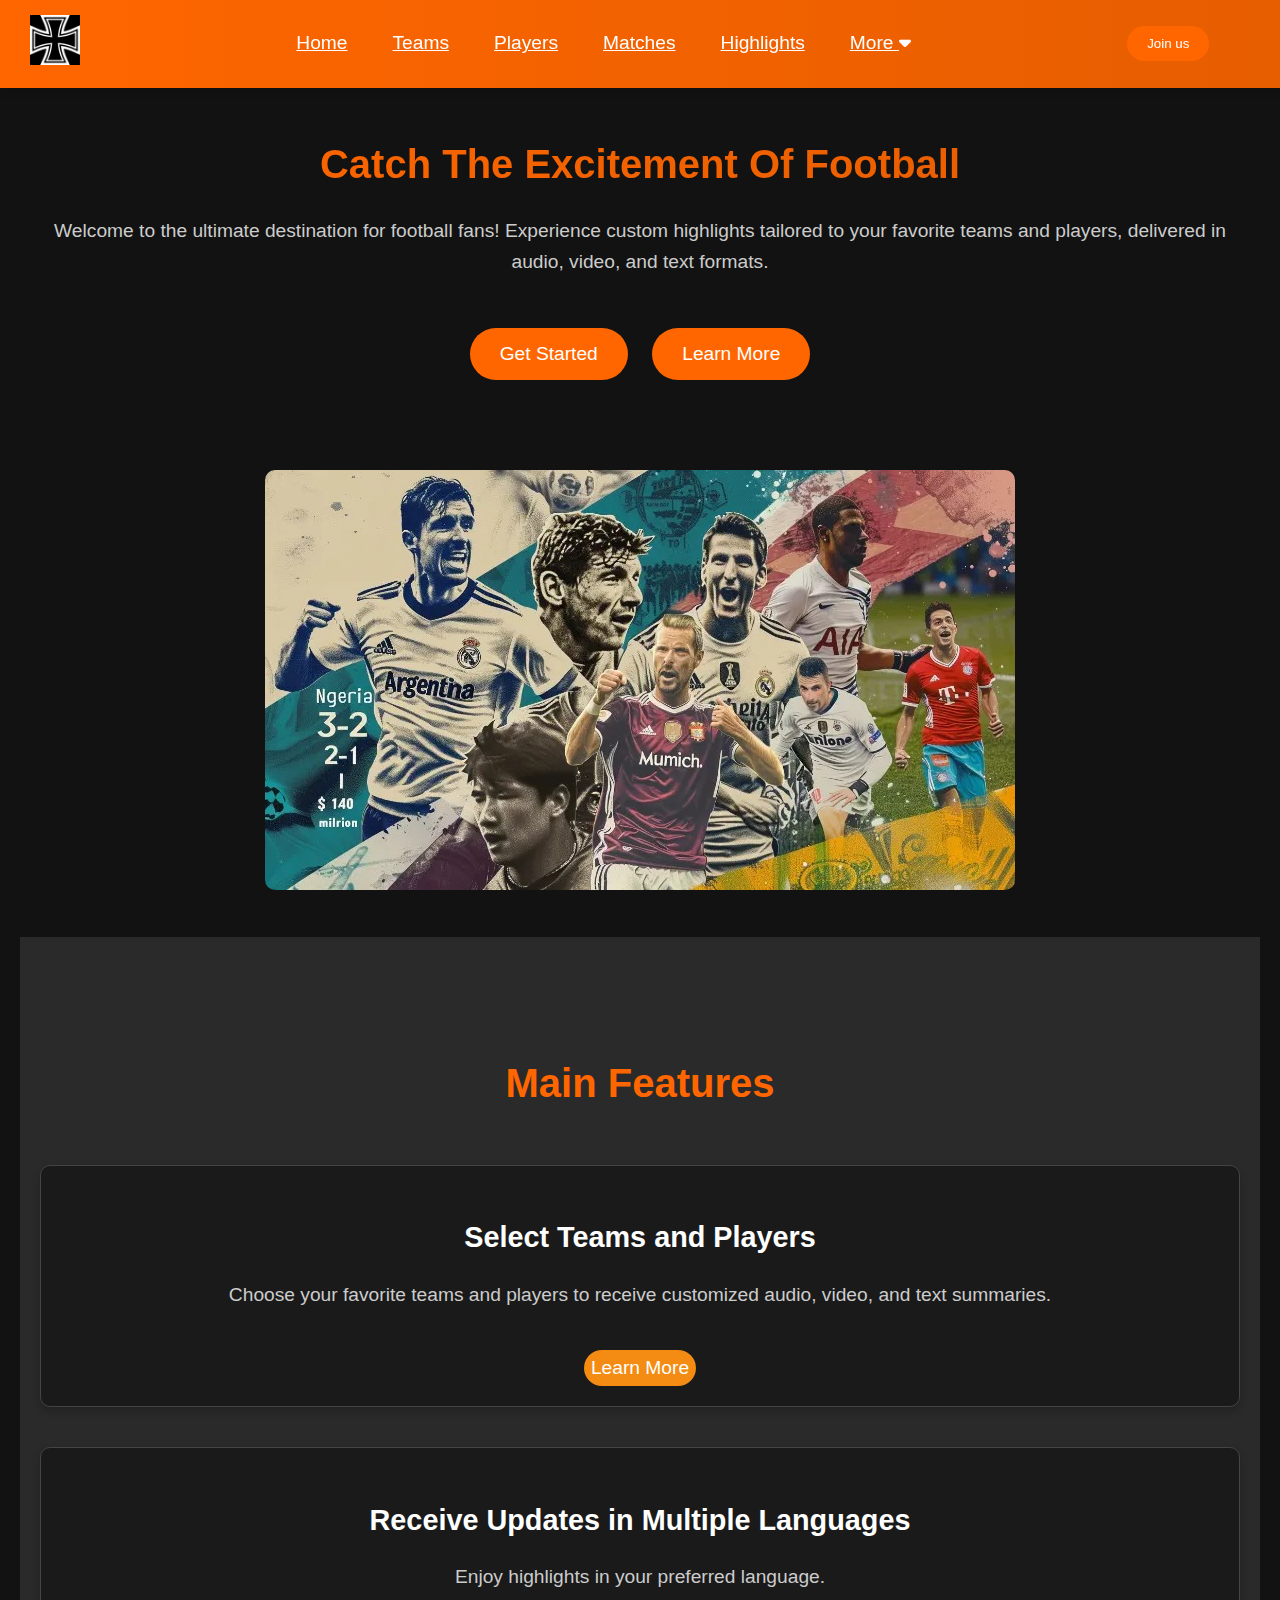
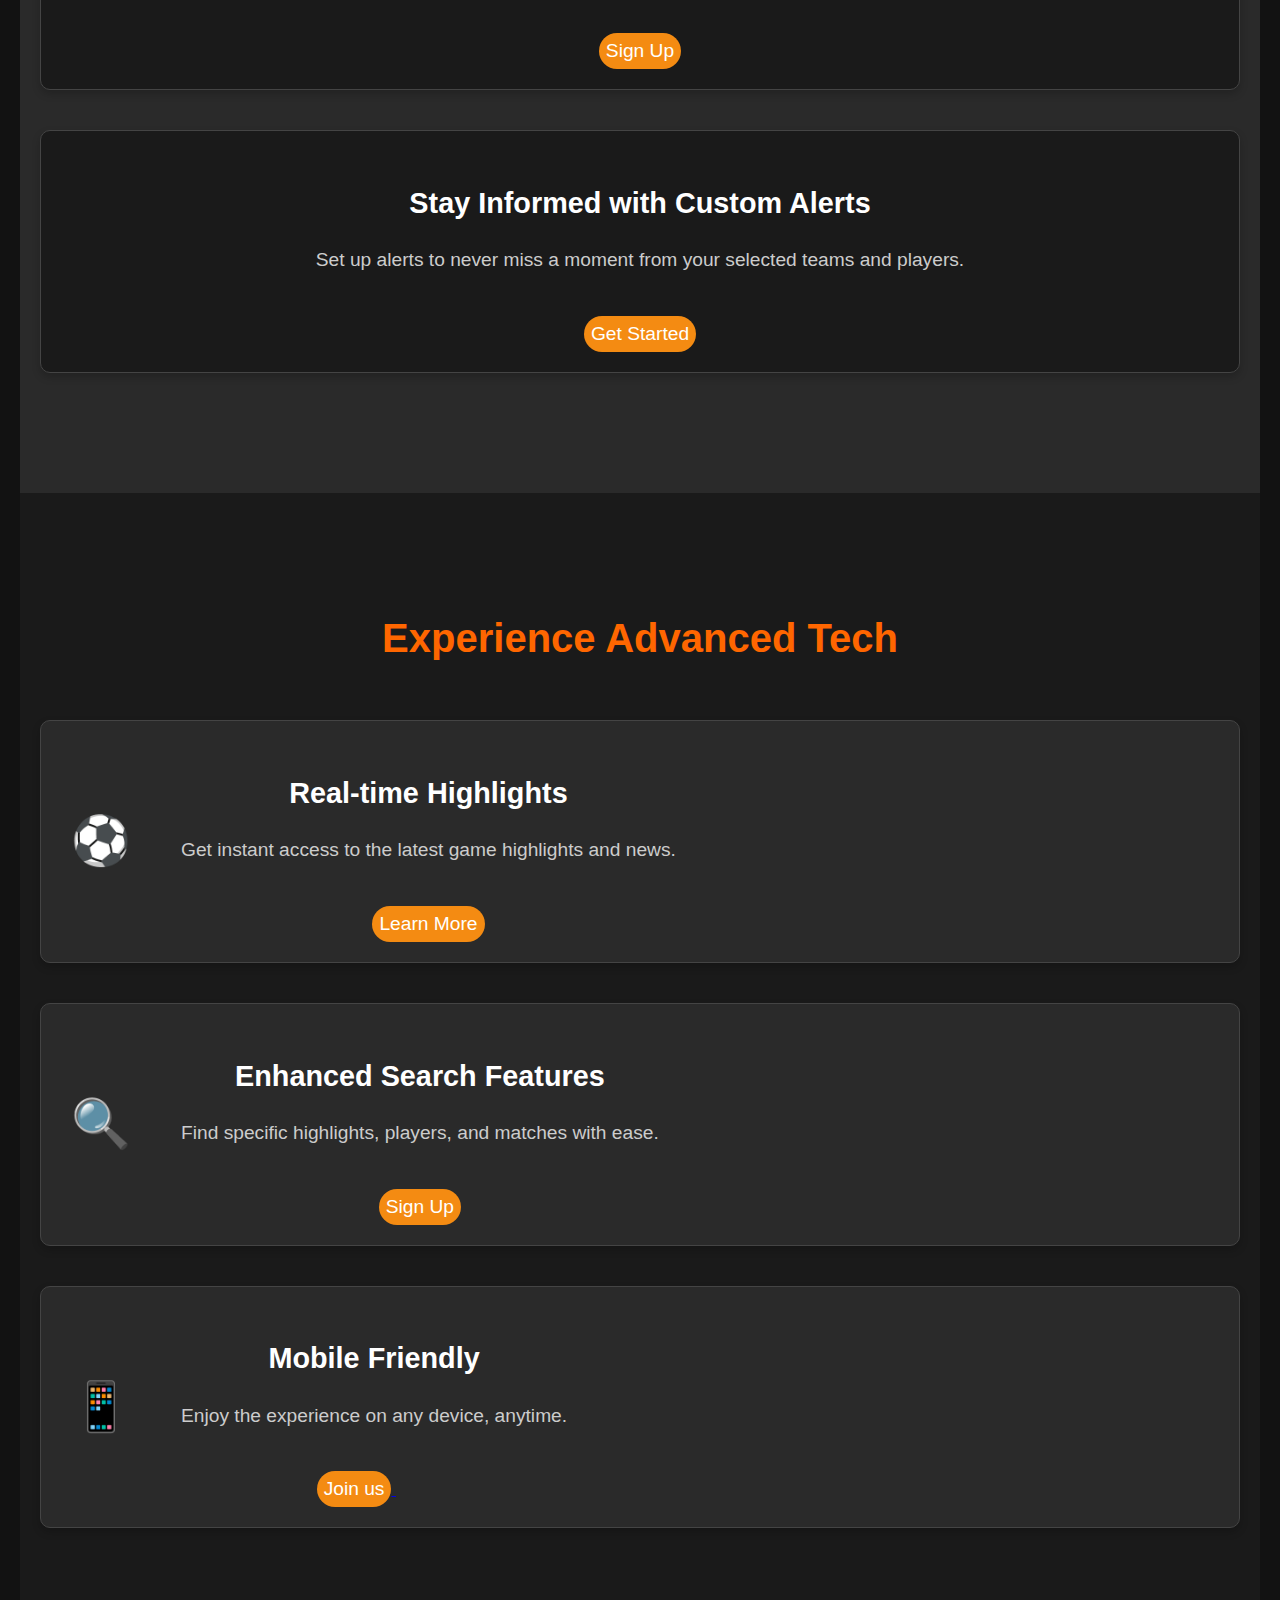
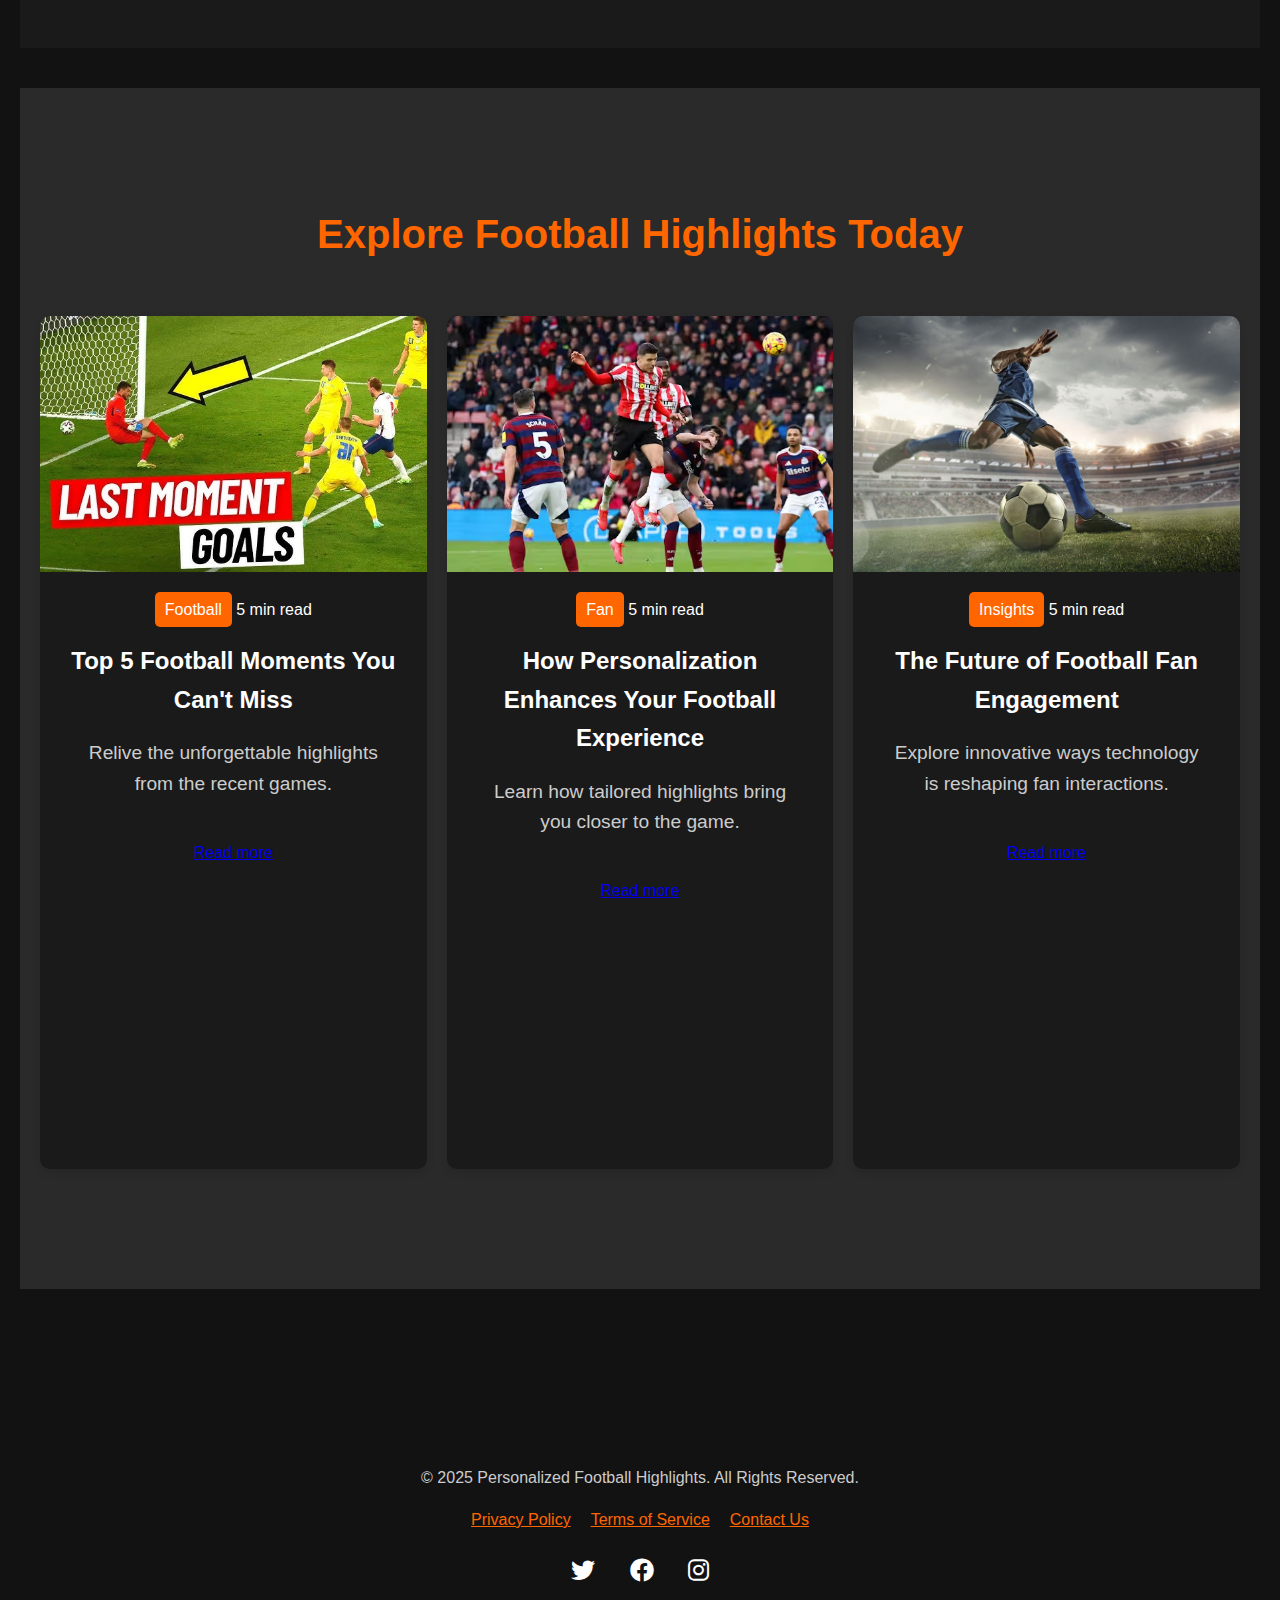
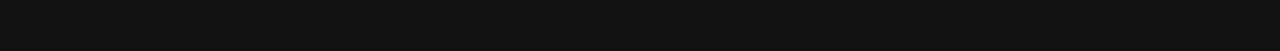
<file: index.html>
<!DOCTYPE html>
<html lang="en">
<head>
    <meta charset="UTF-8"> 
    <meta name="viewport" content="width=device-width, initial-scale=1.0">
    <meta name="description" content="Experience personalized football highlights tailored to your favorite teams and players. Stay updated with real-time alerts, multilingual support, and advanced features.">
    <meta name="keywords" content="football highlights, personalized content, football fans, live updates, multilingual">
    <meta name="author" content="Personalized Football Highlights">
    <title>Personalized Football Highlights</title>
    <link rel="stylesheet" href="style.css">
    <link rel="stylesheet" href="https://cdnjs.cloudflare.com/ajax/libs/font-awesome/6.0.0-beta3/css/all.min.css">
    <link rel="icon" href="favicon.ico" type="image/x-icon">
    <script src="script.js" defer></script>
    

    <li><a href="buttonshomepage/getstarted.html">Get Started</a></li>

</head>
<body>
    <header>
        <!-- <div class="logo" aria-label="Website Logo">Logo</div> -->
        <a href="index.html">
            <img class="logo1" src="logo.jpg" alt="Website Logo" class="logo">
        </a>
        <nav class="navbar" aria-label="Primary Navigation">
            <ul class="nav-list">
                <li><a href="#home">Home</a></li>
                <li><a class="teams" href="#teams">Teams</a></li>
                <li><a class="players" href="#players">Players</a></li>
                <li><a class="matches" href="#matches">Matches</a></li>
                <li><a class="highlights" href="highlights.html">Highlights</a></li>
                <li class="dropdown">
                    <a href="#" class="dropdown-toggle">More <i class="fas fa-caret-down"></i></a>
                    <ul class="dropdown-menu">
                        <li><a href="aboutus.html">About Us</a></li>
                        <li><a href="contact.html">Contact</a></li>
                        <li><a href="#faq">FAQ</a></li>
                    </ul>
                </li>
            </ul>
        </nav>
        <div class="buttons">
            <a href="Join.html">
                <button class="join" aria-label="Join Now">Join us</button>
            </a>
            <!-- <button class="explore" aria-label="Explore Features">Explore</button> -->
        </div>
        <button class="menu-toggle" aria-label="Toggle Navigation Menu">
            <i class="fas fa-bars"></i>
        </button>
    </header>

    <main>
        <section id="home">
            <section class="hero-section" >
                <h1 id="hero-title" >Catch The Excitement Of Football</h1>
            </section>
            <p>Welcome to the ultimate destination for football fans! Experience custom highlights tailored to your favorite teams and players, delivered in audio, video, and text formats.</p>
            <div class="action-buttons">
                <button class="get-started" aria-label="Get Started">Get Started</button>
                
                <button class="learn-more" aria-label="Learn More">Learn More</button>
            </div>
            <div class="big-image">
                <img src="soccerimg.jpg" alt="Exciting Football Highlights" loading="lazy">
            </div>
        </section>

        <section id="features" class="features">
            <h2>Main Features</h2>
            <div class="feature">
                <h3>Select Teams and Players</h3>
                <p>Choose your favorite teams and players to receive customized audio, video, and text summaries.</p>
                <!-- <a href="#">Learn More</a> -->
                 <button class= 'learn-more2'>Learn More</button>
            </div>
            <div class="feature">
                <h3>Receive Updates in Multiple Languages</h3>
                <p>Enjoy highlights in your preferred language.</p>
                <!-- <a href="#">Sign Up</a> -->
                 <button class="Sign_Up">Sign Up</button>
            </div>
            <div class="feature">
                <h3>Stay Informed with Custom Alerts</h3>
                <p>Set up alerts to never miss a moment from your selected teams and players.</p>
                <!-- <a href="#">Get Started</a> -->
                 <button class="get-started2">Get Started</button>
            </div>
        </section>

        <section id="advanced-tech" class="advanced-tech">
            <h2>Experience Advanced Tech</h2>
            <div class="tech-feature">
                <div class="icon">⚽</div>
                <div class="description">
                    <h3>Real-time Highlights</h3>
                    <p>Get instant access to the latest game highlights and news.</p>
                    <button class="learn-more3">Learn More</button>
                </div>
            </div>
            <div class="tech-feature">
                <div class="icon">🔍</div>
                <div class="description">
                    <h3>Enhanced Search Features</h3>
                    <p>Find specific highlights, players, and matches with ease.</p>
                    <!-- <a href="#">Sign Up</a> -->
                     <button class="Sign_Up2">Sign Up</button>
                </div>
            </div>
            <div class="tech-feature">
                <div class="icon">📱</div>
                <div class="description">
                    <h3>Mobile Friendly</h3>
                    <p>Enjoy the experience on any device, anytime.</p>
                    <!-- <a href="#">Join Us</a> -->
                     <!-- <button class="joinus2"> Join Us</button> -->
                     <div class="buttons">
                        <a href="Join.html">
                            <button class="join2" aria-label="Join Now">Join us</button>
                        </a>
                        <!-- <button class="explore" aria-label="Explore Features">Explore</button> -->
                    </div>
                </div>
            </div>
        </section>

        <section id="blog-section" class="blog-section">
            <h2>Explore Football Highlights Today</h2>
            <div class="blogs">
                <article class="blog-post">
                    <img class="soccer" src="soccer3.jpg" alt="Top 5 Football Moments" loading="lazy">
                    <div class="blog-content">
                        <span class="category">Football</span>
                        <span class="read-time">5 min read</span>
                        <h3>Top 5 Football Moments You Can't Miss</h3>
                        <p>Relive the unforgettable highlights from the recent games.</p>
                         <a href="https://extratimetalk.com/top-10-unforgettable-football-moments-in-the-last-decade/" target="_blank" >Read more</a> 
                        
                    </div>
                </article>
                <article class="blog-post">
                    <img class="soccer" src="https___filebucket.onefootball.avif" alt="Personalization Enhances Experience" loading="lazy">
                    <div class="blog-content">
                        <span class="category">Fan</span>
                        <span class="read-time">5 min read</span>
                        <h3>How Personalization Enhances Your Football Experience</h3>
                        <p>Learn how tailored highlights bring you closer to the game.</p>
                         <a href="personalization.html">Read more</a>  
                         
                    </div>
                </article>
                <article class="blog-post">
                    <img class="soccer" src="soccer2.jpg" alt="Future of Fan Engagement" loading="lazy">
                    <div class="blog-content">
                        <span class="category">Insights</span>
                        <span class="read-time">5 min read</span>
                        <h3>The Future of Football Fan Engagement</h3>
                        <p>Explore innovative ways technology is reshaping fan interactions.</p>
                        <a href="https://marketscale.com/industries/sports-and-entertainment/the-future-of-fan-engagment-in-sports/"  target="_blank">Read more</a> 
                        
                    </div>
                </article>
            </div>
            
        </section>
    </main>

    <footer>
        <div class="footer-content">
            <p>&copy; 2025 Personalized Football Highlights. All Rights Reserved.</p>
            <nav class="footer-nav">
                <ul>
                    <li><a href="#privacy">Privacy Policy</a></li>
                    <li><a href="#terms">Terms of Service</a></li>
                    <li><a href="#contact">Contact Us</a></li>
                </ul>
            </nav>
            <div class="social-icons">
                <a href="#" aria-label="Follow us on Twitter"><i class="fab fa-twitter"></i></a>
                <a href="#" aria-label="Follow us on Facebook"><i class="fab fa-facebook"></i></a>
                <a href="#" aria-label="Follow us on Instagram"><i class="fab fa-instagram"></i></a>
            </div>
        </div>
    </footer>

    <script src="script.js" defer></script>
    <script src="directing.js"></script>
</body>
</html>
</file>
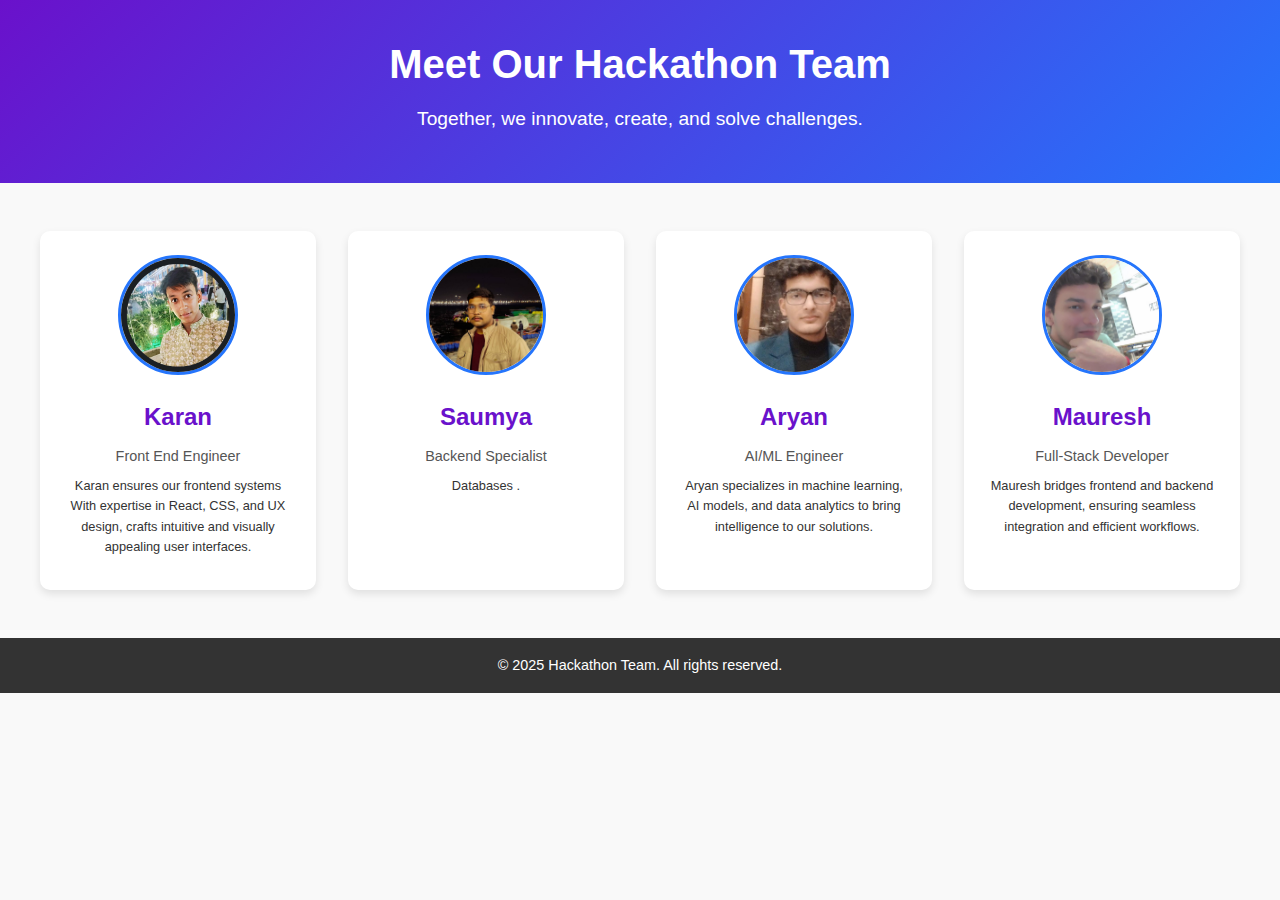
<file: aboutus.html>
<!DOCTYPE html>
<html lang="en">
<head>
    <meta charset="UTF-8">
    <meta name="viewport" content="width=device-width, initial-scale=1.0">
    <title>Hackathon Team</title>
    <link rel="stylesheet" href="aboutus.css">
</head>
<body>
    <header class="header">
        <h1>Meet Our Hackathon Team</h1>
        <p>Together, we innovate, create, and solve challenges.</p>
    </header>

    <main class="team-section">
        <div class="team-grid">
            <!-- Karan -->
            <div class="team-member">
                <img src="karan.jpg" alt="Karan">
                <h2>Karan</h2>
                <p>Front End Engineer</p>
                <p> Karan ensures our frontend systems With expertise in React, CSS, and UX design,  crafts intuitive and visually appealing user interfaces.</p>
            </div>
            <!-- Saumya -->
            <div class="team-member">
                <img src="shukla.jpg" alt="Saumya">
                <h2>Saumya</h2>
                <p>Backend Specialist</p>
                <p>Databases .</p>
            </div>
            <!-- Aryan -->
            <div class="team-member">
                <img src="aryan.jpg" alt="Aryan">
                <h2>Aryan</h2>
                <p>AI/ML Engineer</p>
                <p>Aryan specializes in machine learning, AI models, and data analytics to bring intelligence to our solutions.</p>
            </div>
            <!-- Mauresh -->
            <div class="team-member">
                <img src="lucky.jpg" alt="Mauresh">
                <h2>Mauresh</h2>
                <p>Full-Stack Developer</p>
                <p>Mauresh bridges frontend and backend development, ensuring seamless integration and efficient workflows.</p>
            </div>
        </div>
    </main>

    <footer class="footer">
        <p>&copy; 2025 Hackathon Team. All rights reserved.</p>
    </footer>
</body>
</html>
</file>
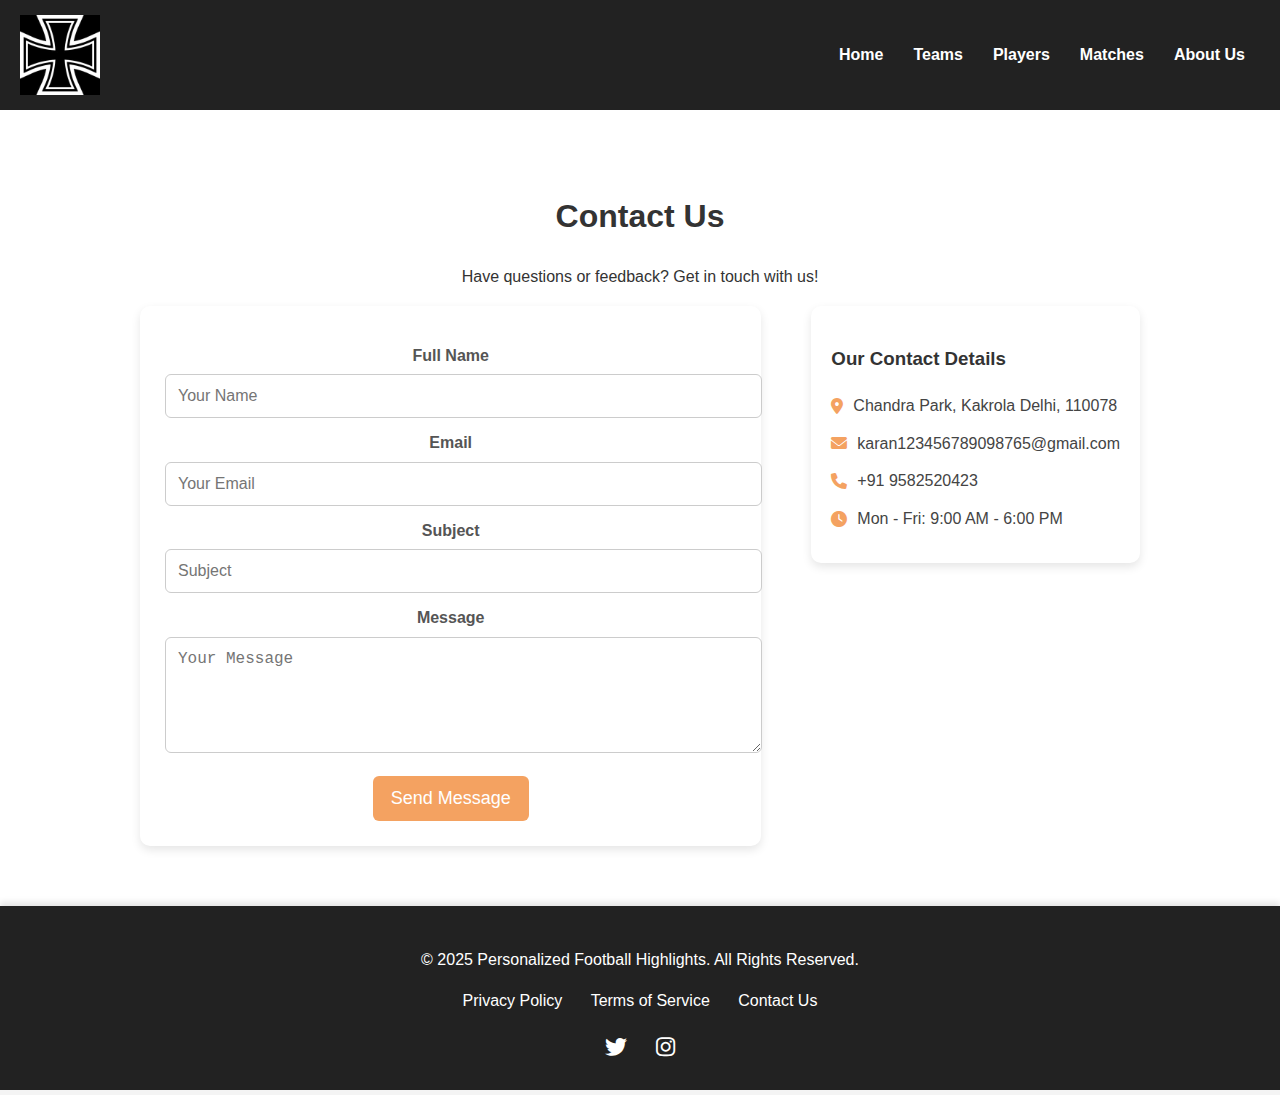
<file: contact.html>
<!DOCTYPE html>
<html lang="en">
<head>
    <meta charset="UTF-8">
    <meta name="viewport" content="width=device-width, initial-scale=1.0">
    <meta name="description" content="Contact Personalized Football Highlights for inquiries, support, and collaborations.">
    <meta name="keywords" content="contact, football highlights, support, inquiries">
    <meta name="author" content="Personalized Football Highlights">
    <title>Contact Us - Personalized Football Highlights</title>
    <link rel="stylesheet" href="contact.css">
    <link rel="stylesheet" href="https://cdnjs.cloudflare.com/ajax/libs/font-awesome/6.0.0-beta3/css/all.min.css">
    <link rel="icon" href="favicon.ico" type="image/x-icon">
    <link rel="stylesheet" href="contact.css">
</head>
<body>
    <header>
        <a href="index.html">
            <img src="logo.jpg" alt="Website Logo" class="logo">
        </a>
        <nav class="navbar" aria-label="Primary Navigation">
            <ul class="nav-list">
                <li><a href="index.html">Home</a></li>
                <li><a href="teams.html">Teams</a></li>
                <li><a href="players.html">Players</a></li>
                <li><a href="matches.html">Matches</a></li>
                <li><a href="aboutus.html">About Us</a></li>
                
            </ul>
        </nav>
    </header>

    <main>
        <section class="contact-section">
            <h1>Contact Us</h1>
            <p>Have questions or feedback? Get in touch with us!</p>
            <div class="contact-container">
                <form class="contact-form">
                    <label for="name">Full Name</label>
                    <input type="text" id="name" name="name" placeholder="Your Name" required>
                    
                    <label for="email">Email</label>
                    <input type="email" id="email" name="email" placeholder="Your Email" required>
                    
                    <label for="subject">Subject</label>
                    <input type="text" id="subject" name="subject" placeholder="Subject" required>
                    
                    <label for="message">Message</label>
                    <textarea id="message" name="message" placeholder="Your Message" rows="5" required></textarea>
                    
                    <button type="submit">Send Message</button>
                </form>
                <div class="contact-info">
                    <h3>Our Contact Details</h3>
                    <p><i class="fas fa-map-marker-alt"></i>Chandra Park,
                        Kakrola
                        Delhi, 110078 </p>
                    <p><i class="fas fa-envelope"></i> karan123456789098765@gmail.com</p>
                    <p><i class="fas fa-phone"></i> +91 9582520423</p>
                    <p><i class="fas fa-clock"></i> Mon - Fri: 9:00 AM - 6:00 PM</p>
                </div>
            </div>
        </section>
    </main>

    <footer>
        <div class="footer-content">
            <p>&copy; 2025 Personalized Football Highlights. All Rights Reserved.</p>
            <nav class="footer-nav">
                <ul>
                    <li><a href="#privacy">Privacy Policy</a></li>
                    <li><a href="#terms">Terms of Service</a></li>
                    <li><a href="contact.html">Contact Us</a></li>
                </ul>
            </nav>
            <div class="social-icons">
                <a href="https://x.com/_karbansal2006" aria-label="Follow us on Twitter"><i class="fab fa-twitter"></i></a>
                
                <a href="https://www.instagram.com/karanofficialbeast/" aria-label="Follow us on Instagram"><i class="fab fa-instagram"></i></a>
            </div>
        </div>
    </footer>
</body>
</html>
</file>
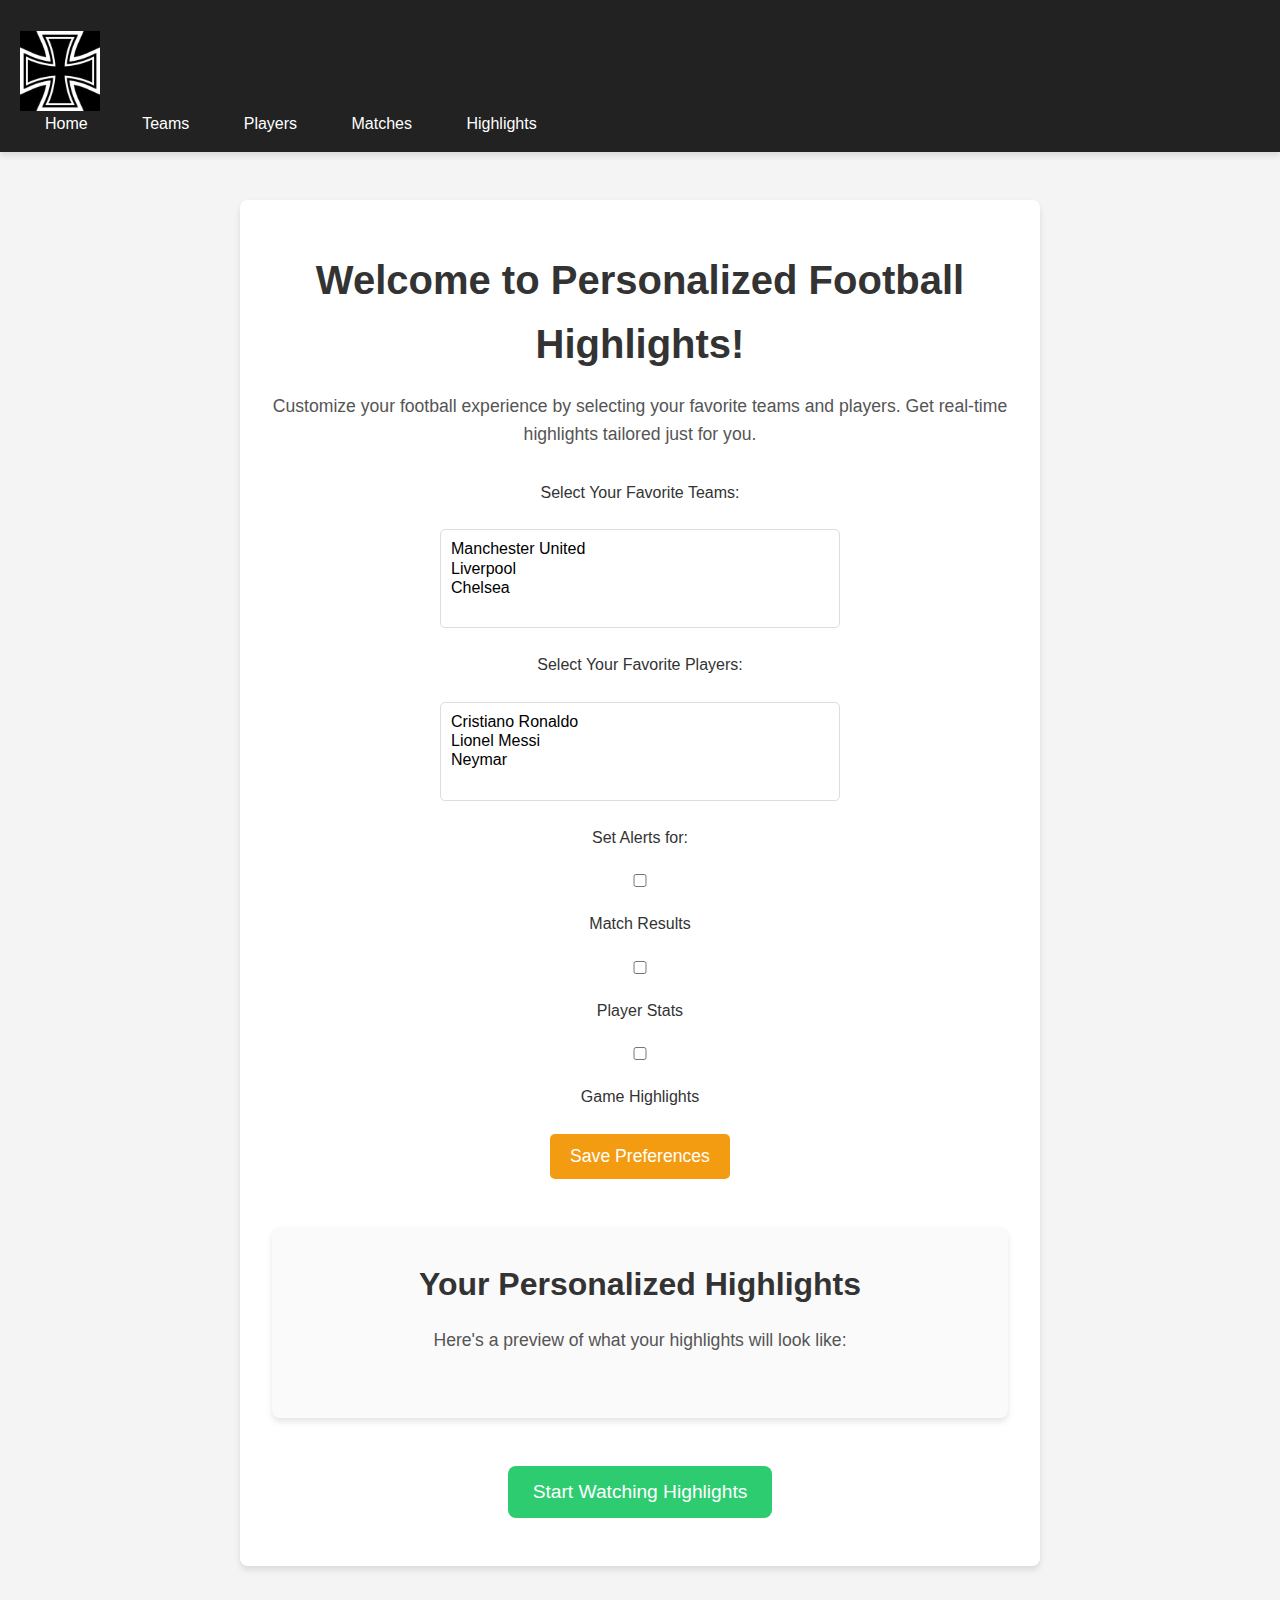
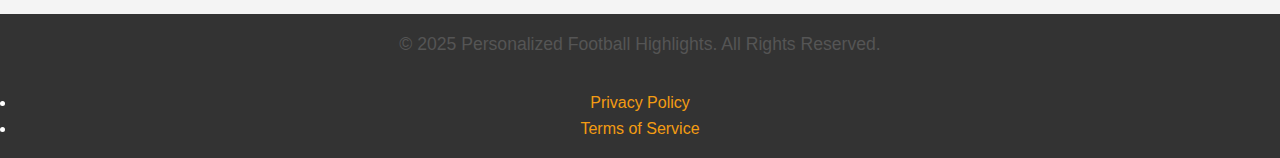
<file: getstarted.html>
<!DOCTYPE html>
<html lang="en">
<head>
    <meta charset="UTF-8">
    <meta name="viewport" content="width=device-width, initial-scale=1.0">
    <meta name="description" content="Get started with personalized football highlights tailored to your favorite teams and players.">
    <meta name="keywords" content="football highlights, personalized content, football fans, real-time updates">
    <title>Get Started - Personalized Football Highlights</title>
    <link rel="stylesheet" href="getstarted.css">
    <link rel="stylesheet" href="https://cdnjs.cloudflare.com/ajax/libs/font-awesome/6.0.0-beta3/css/all.min.css">
    <link rel="icon" href="favicon.ico" type="image/x-icon">
    <link rel="stylesheet" href="contact.css">
</head>
<body>
    <header>
        
        <nav class="navbar">
            
            <ul>
                <a href="index.html">
                    <img src="logo.jpg" alt="Website Logo" class="logo">
                </a>
                <li><a href="index.html">Home</a></li>
                <li><a href="teams.html">Teams</a></li>
                <li><a href="players.html">Players</a></li>
                <li><a href="matches.html">Matches</a></li>
                <li><a href="highlights.html">Highlights</a></li>
            </ul>
        </nav>
    </header>

    <main>
        <div id="main-container">
            <h1>Welcome to Personalized Football Highlights!</h1>
            <p>Customize your football experience by selecting your favorite teams and players. Get real-time highlights tailored just for you.</p>

            <form id="preferences-form">
                <label for="teams">Select Your Favorite Teams:</label>
                <select id="teams" name="teams" multiple>
                    <option value="manu">Manchester United</option>
                    <option value="liverpool">Liverpool</option>
                    <option value="chelsea">Chelsea</option>
                    <!-- Add more teams -->
                </select>

                <label for="players">Select Your Favorite Players:</label>
                <select id="players" name="players" multiple>
                    <option value="ronaldo">Cristiano Ronaldo</option>
                    <option value="messi">Lionel Messi</option>
                    <option value="neymar">Neymar</option>
                    <!-- Add more players -->
                </select>

                <label for="alerts">Set Alerts for:</label>
                <input type="checkbox" id="alerts" name="alerts"> Match Results
                <input type="checkbox" id="alerts" name="alerts"> Player Stats
                <input type="checkbox" id="alerts" name="alerts"> Game Highlights

                <button type="submit">Save Preferences</button>
            </form>

            <div class="preview">
                <h3>Your Personalized Highlights</h3>
                <p>Here's a preview of what your highlights will look like:</p>
                <!-- Display a sample highlight or dynamic preview -->
            </div>

            <div class="cta">
                <button onclick="window.location.href='highlights.html'">Start Watching Highlights</button>
            </div>
        </div>
    </main>

    <footer>
        <p>&copy; 2025 Personalized Football Highlights. All Rights Reserved.</p>
        <nav>
            <ul>
                <li><a href="#privacy">Privacy Policy</a></li>
                <li><a href="#terms">Terms of Service</a></li>
            </ul>
        </nav>
    </footer>
</body>
</html>
</file>
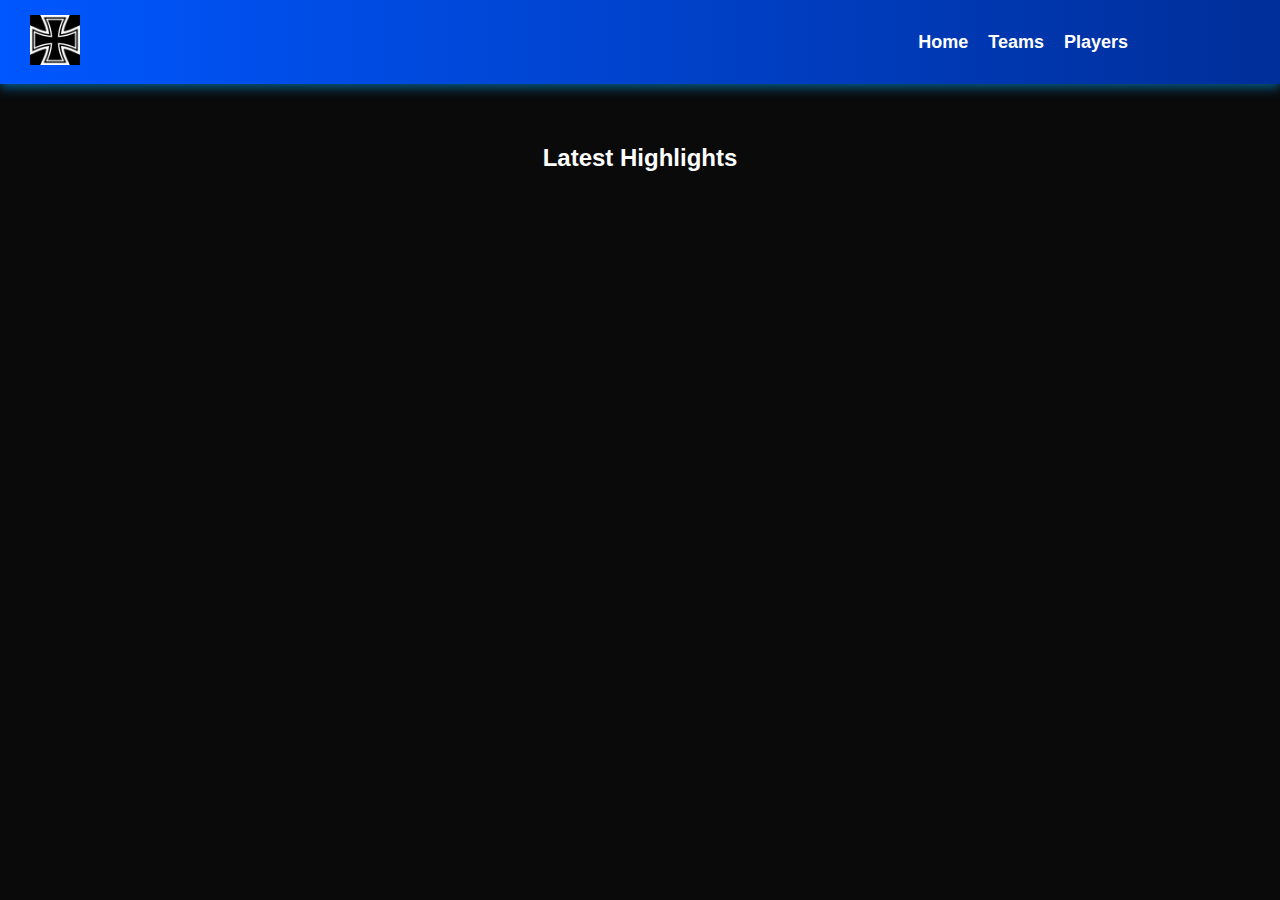
<file: highlights.html>
<!DOCTYPE html>
<html lang="en">
<head>
    <meta charset="UTF-8">
    <meta name="viewport" content="width=device-width, initial-scale=1.0">
    <title>Football Highlights</title>
    <link rel="stylesheet" href="highlights.css">
</head>
<body>

    <!-- Navigation Bar -->
    <nav class="navbar"> 
        <!-- <div class="logo">LOGO</div> -->
        <a href="index.html">
            <img class="logo1" src="logo.jpg" alt="Website Logo" class="logo">
        </a>
        <ul class="nav-links">
            <li><a href="index.html">Home</a></li>
            <li><a href="teams.html">Teams</a></li>
            <li><a href="Players.html">Players</a></li>
        </ul>
    </nav>

    <!-- Hero Section -->
    <!-- <header class="hero">
        <h2>Upcoming: Manchester Utd vs Leicester</h2>
        <p>8 Feb 2025 | 1:30 PM</p>
        <button class="coming-soon">Coming Soon</button>
    </header> -->

    <!-- Highlights Section -->
    <section class="highlights">
        <h2>Latest Highlights</h2>
        <div class="highlight-container" id="highlight-container">
            <!-- Highlights will be added dynamically here -->
        </div>
    </section>

    <script src="highlights.js"></script>
</body>
</html>
</file>
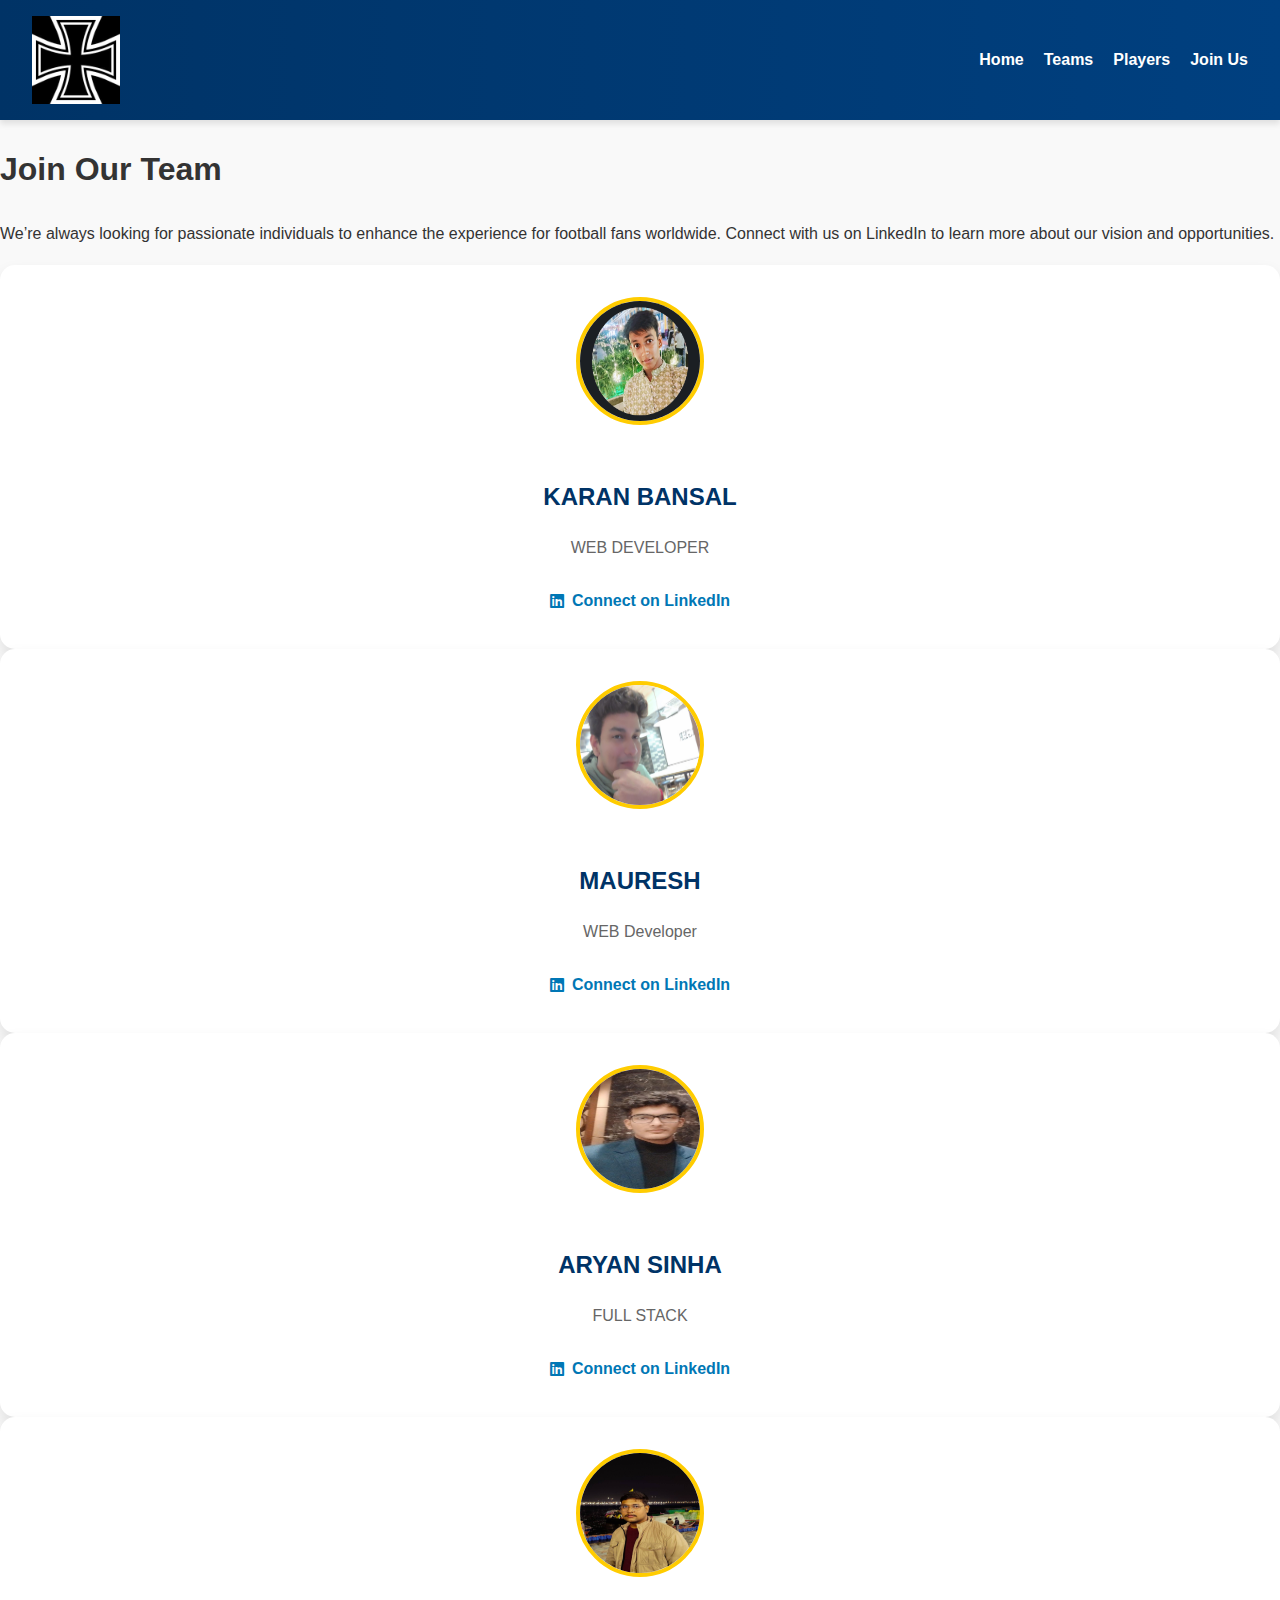
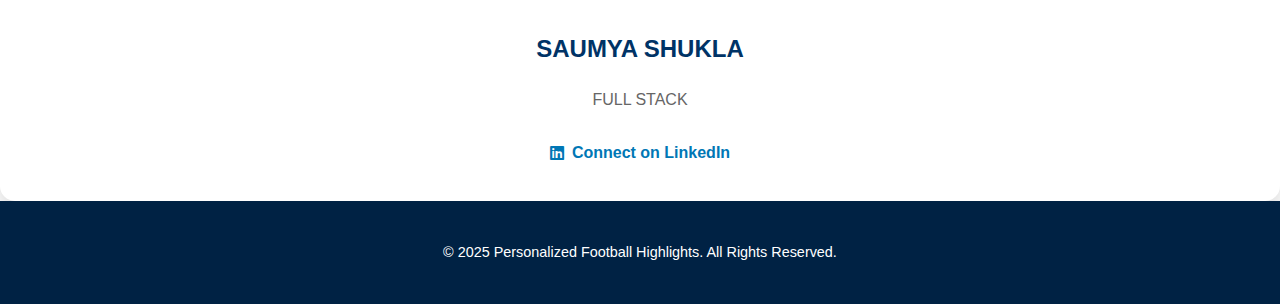
<file: Join.html>
<!DOCTYPE html>
<html lang="en">
<head>
    <meta charset="UTF-8">
    <meta name="viewport" content="width=device-width, initial-scale=1.0">
    <meta name="description" content="Join the Personalized Football Highlights team and connect with us on LinkedIn.">
    <title>Join Us - Personalized Football Highlights</title>
    <link rel="stylesheet" href="Join.css">
    <link rel="stylesheet" href="https://cdnjs.cloudflare.com/ajax/libs/font-awesome/6.0.0-beta3/css/all.min.css">
</head>
<body>
    <header class="header">
        <a href="index.html">
            <img src="logo.jpg" alt="Website Logo" class="logo">
        </a>
        <nav class="navbar">
            <ul>
                <li><a href="index.html">Home</a></li>
                <li><a href="teams.html">Teams</a></li>
                <li><a href="players.html">Players</a></li>
                <li><a href="join.html" class="active">Join Us</a></li>
            </ul>
        </nav>
    </header>

    <main class="join-container">
        <section class="join-section">
            <h1>Join Our Team</h1>
            <p>We’re always looking for passionate individuals to enhance the experience for football fans worldwide. Connect with us on LinkedIn to learn more about our vision and opportunities.</p>
            <div class="team-profiles">
                <div class="profile">
                    <img src="karan.jpg" alt="KARAN BANSAL" class="profile-pic">
                    <h3>KARAN BANSAL</h3>
                    <p>WEB DEVELOPER</p>
                    <a href="https://www.linkedin.com/in/johndoe" target="_blank" class="linkedin-link">
                        <i class="fab fa-linkedin"></i> Connect on LinkedIn
                    </a>
                </div>
                <div class="profile">
                    <img src="lucky.jpg" alt="MAURESH" class="profile-pic">
                    <h3>MAURESH</h3>
                    <p>WEB Developer</p>
                    <a href="https://www.linkedin.com/in/janesmith" target="_blank" class="linkedin-link">
                        <i class="fab fa-linkedin"></i> Connect on LinkedIn
                    </a>
                </div>
                <div class="profile">
                    <img src="aryan.jpg" alt="ARYAN SINHA" class="profile-pic">
                    <h3>ARYAN SINHA</h3>
                    <p>FULL STACK</p>
                    <a href="https://www.linkedin.com/in/alexjohnson" target="_blank" class="linkedin-link">
                        <i class="fab fa-linkedin"></i> Connect on LinkedIn
                    </a>
                </div>
                <div class="profile">
                    <img src="shukla.jpg" alt="SAUMYA SHUKLA" class="profile-pic">
                    <h3>SAUMYA SHUKLA</h3>
                    <p>FULL STACK</p>
                    <a href="https://www.linkedin.com/in/emilydavis" target="_blank" class="linkedin-link">
                        <i class="fab fa-linkedin"></i> Connect on LinkedIn
                    </a>
                </div>
            </div>
        </section>
    </main>

    <footer class="footer">
        <p>&copy; 2025 Personalized Football Highlights. All Rights Reserved.</p>
    </footer>
</body>
</html>
</file>
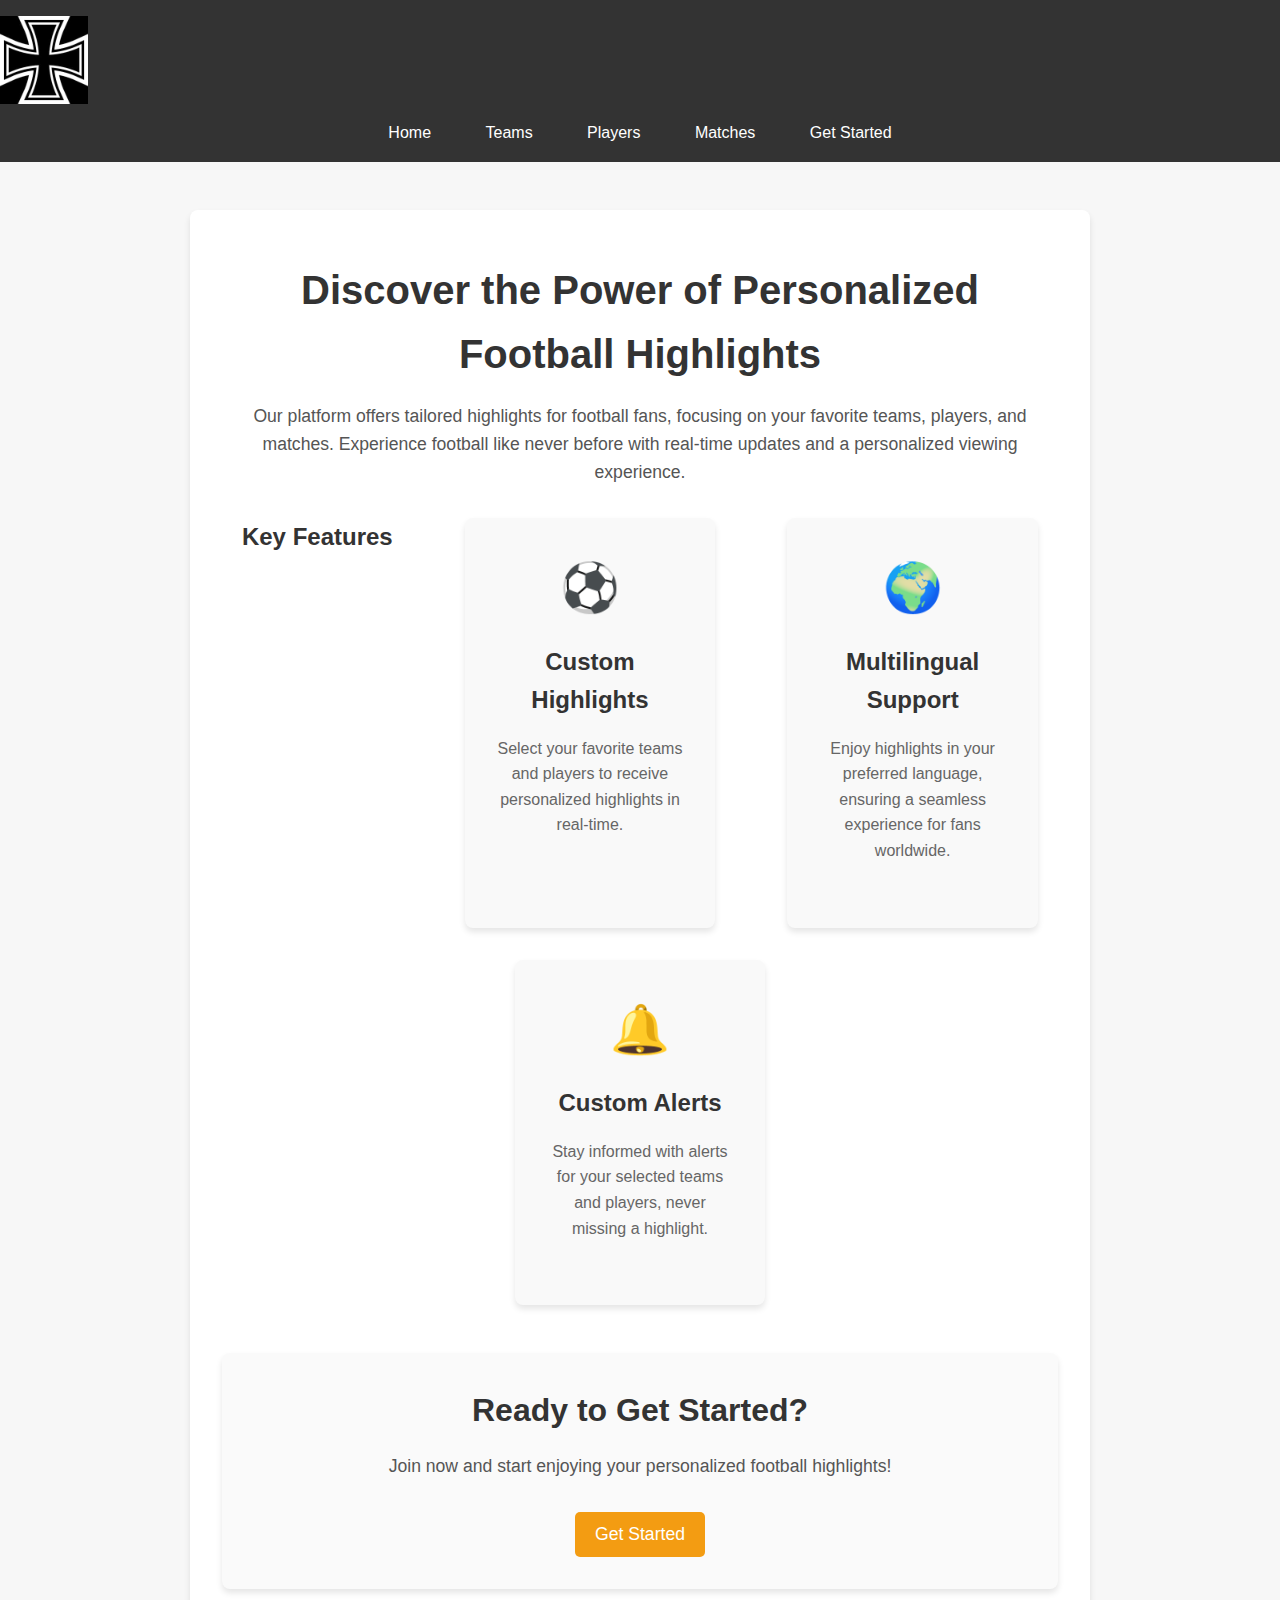
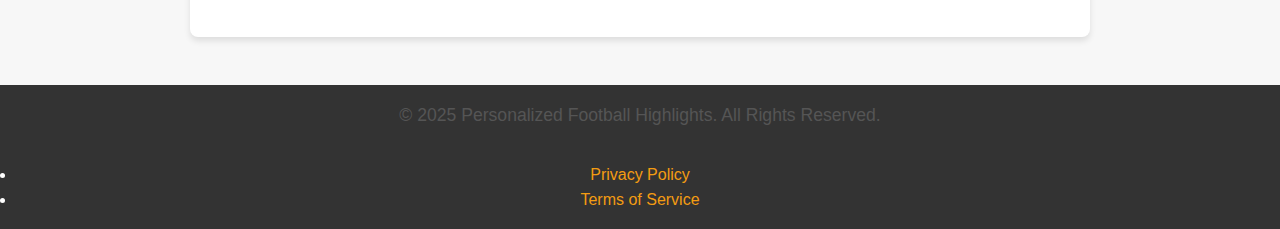
<file: learnmore.html>
<!DOCTYPE html>
<html lang="en">
<head>
    <meta charset="UTF-8">
    <meta name="viewport" content="width=device-width, initial-scale=1.0">
    <meta name="description" content="Learn more about the features and benefits of personalized football highlights tailored to your favorite teams and players.">
    <meta name="keywords" content="football highlights, personalized content, football fans, features, learn more">
    <title>Learn More - Personalized Football Highlights</title>
    <link rel="stylesheet" href="learnmore.css">
</head>
<body>
    <header>
        <a href="index.html">
            <img src="logo.jpg" alt="Website Logo" class="logo">
        </a>
        <nav class="navbar">
            <ul>
                <li><a href="index.html">Home</a></li>
                <li><a href="teams.html">Teams</a></li>
                <li><a href="Players.html">Players</a></li>
                <li><a href="Matches.html">Matches</a></li>
                <li><a href="getstarted.html">Get Started</a></li>
                
            </ul>
        </nav>
    </header>

    <main>
        <div class="learn-more-container">
            <h1>Discover the Power of Personalized Football Highlights</h1>
            <p>Our platform offers tailored highlights for football fans, focusing on your favorite teams, players, and matches. Experience football like never before with real-time updates and a personalized viewing experience.</p>

            <section class="feature-section">
                <h2>Key Features</h2>
                <div class="feature-item">
                    <div class="icon">⚽</div>
                    <div class="feature-content">
                        <h3>Custom Highlights</h3>
                        <p>Select your favorite teams and players to receive personalized highlights in real-time.</p>
                    </div>
                </div>

                <div class="feature-item">
                    <div class="icon">🌍</div>
                    <div class="feature-content">
                        <h3>Multilingual Support</h3>
                        <p>Enjoy highlights in your preferred language, ensuring a seamless experience for fans worldwide.</p>
                    </div>
                </div>

                <div class="feature-item">
                    <div class="icon">🔔</div>
                    <div class="feature-content">
                        <h3>Custom Alerts</h3>
                        <p>Stay informed with alerts for your selected teams and players, never missing a highlight.</p>
                    </div>
                </div>
            </section>

            <section class="cta-section">
                <h2>Ready to Get Started?</h2>
                <p>Join now and start enjoying your personalized football highlights!</p>
                <button onclick="window.location.href='getstarted.html'">Get Started</button>
            </section>
        </div>
    </main>

    <footer>
        <p>&copy; 2025 Personalized Football Highlights. All Rights Reserved.</p>
        <nav>
            <ul>
                <li><a href="#privacy">Privacy Policy</a></li>
                <li><a href="#terms">Terms of Service</a></li>
            </ul>
        </nav>
    </footer>
</body>
</html>
</file>
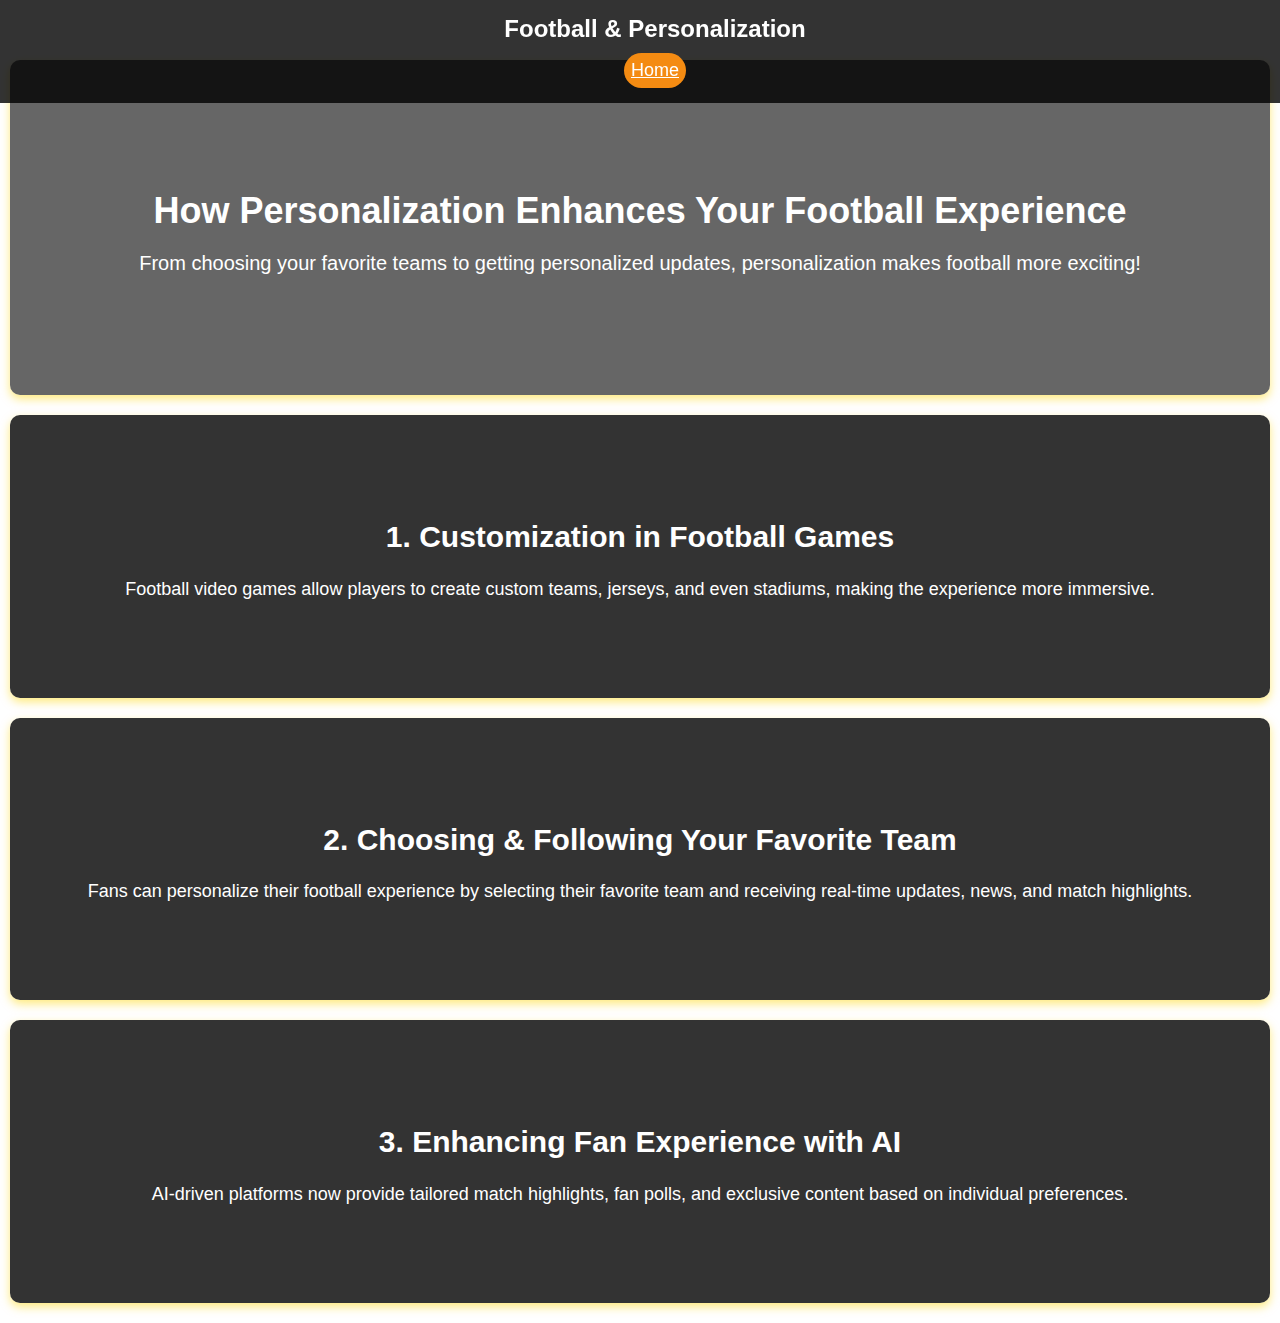
<file: personalization.html>
<!DOCTYPE html>
<html lang="en">
<head>
    <meta charset="UTF-8">
    <meta name="viewport" content="width=device-width, initial-scale=1.0">
    <title>How Personalization Enhances Your Football Experience</title>
    <link rel="stylesheet" href="personalization.css">
    <script src="directing.js"></script>
</head>
<body>

    <!-- Navigation Bar -->
    <header>
        <h1>Football & Personalization</h1> 
        <nav>
            <ul>
                <a id="home3" href="index.html">Home</a>
            </ul>
        </nav>
    </header>

    <!-- Hero Section -->
    <section id="home" class="hero">
        <h2>How Personalization Enhances Your Football Experience</h2>
        <p>From choosing your favorite teams to getting personalized updates, personalization makes football more exciting!</p>
    </section>

    <!-- Customization Section -->
    <section id="customization">
        <h2>1. Customization in Football Games</h2>
        <p>Football video games allow players to create custom teams, jerseys, and even stadiums, making the experience more immersive.</p>
    </section>

    <!-- Team Picking Section -->
    <section id="team-picking">
        <h2>2. Choosing & Following Your Favorite Team</h2>
        <p>Fans can personalize their football experience by selecting their favorite team and receiving real-time updates, news, and match highlights.</p>
    </section>

    <!-- Fan Experience Section -->
    <section id="fan-experience">
        <h2>3. Enhancing Fan Experience with AI</h2>
        <p>AI-driven platforms now provide tailored match highlights, fan polls, and exclusive content based on individual preferences.</p>
    </section>

    <!-- Scroll to Top Button -->
    <button id="scrollTopBtn">⬆ Scroll to Top</button>

    <script>
        // Scroll to Top Functionality
        document.getElementById("scrollTopBtn").addEventListener("click", function () {
            window.scrollTo({
                top: 0,
                behavior: "smooth"
            });
        });

        // Show/hide button on scroll
        window.addEventListener("scroll", function () {
            let button = document.getElementById("scrollTopBtn");
            if (window.scrollY > 100) {
                button.style.display = "block";
            } else {
                button.style.display = "none";
            }
        });
    </script>
    <script src="directing.js"></script>
</body>
</html>
</file>
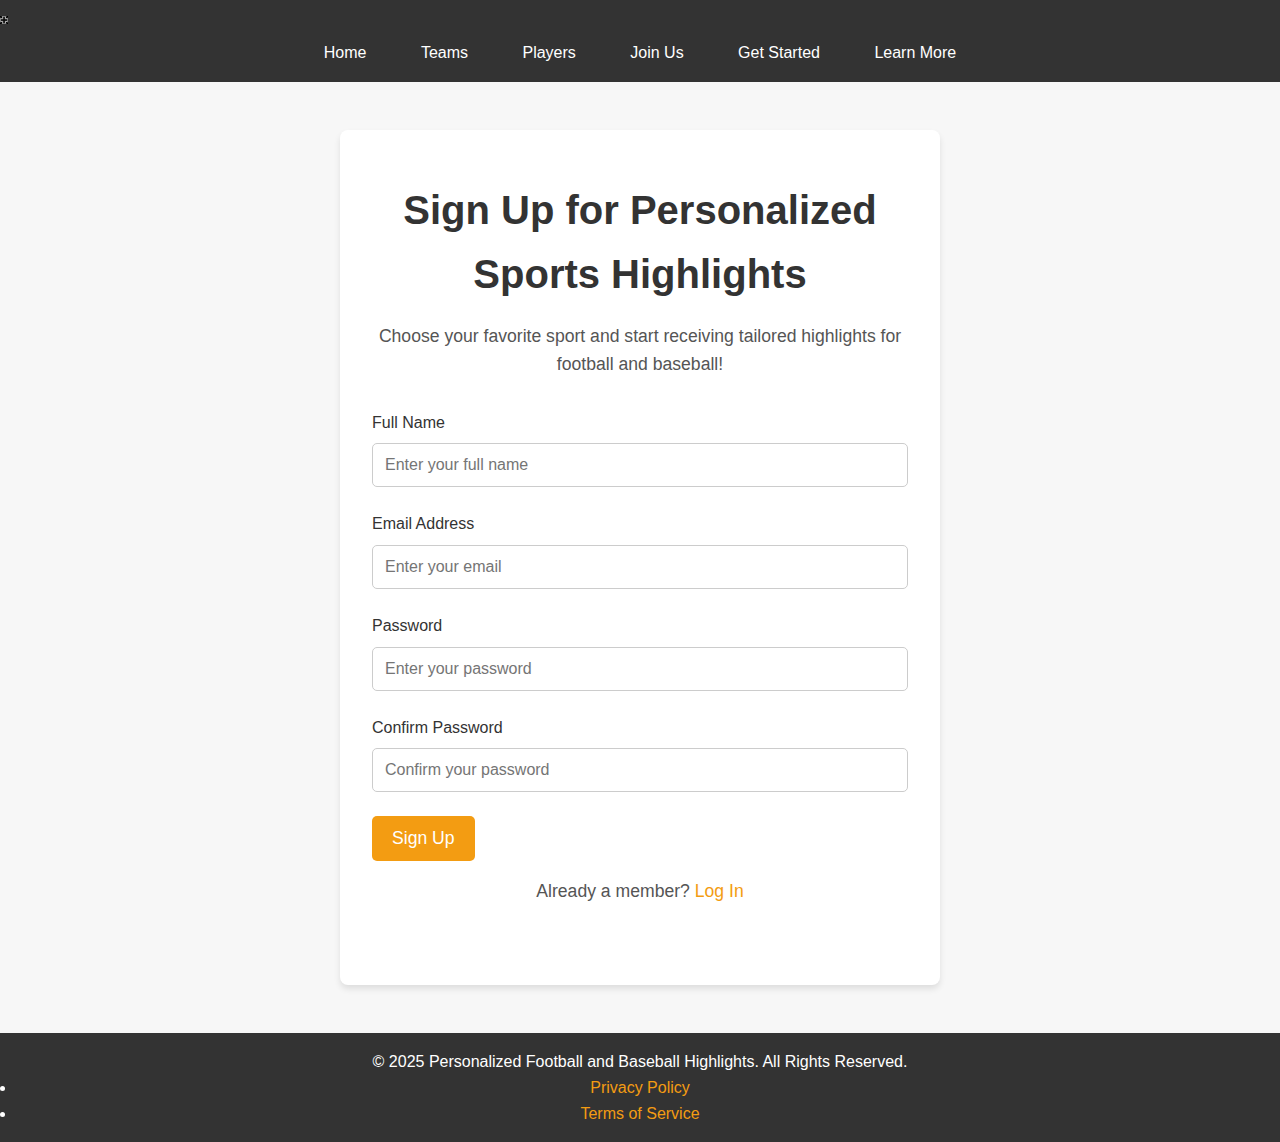
<file: sighup.html>
<!DOCTYPE html>
<html lang="en">
<head>
    <meta charset="UTF-8">
    <meta name="viewport" content="width=device-width, initial-scale=1.0">
    <meta name="description" content="Sign up to receive personalized football and baseball highlights tailored to your favorite teams and players.">
    <meta name="keywords" content="football, baseball, sign up, personalized highlights, sports lovers">
    <title>Sign Up - Personalized Football and Baseball Highlights</title>
    <link rel="stylesheet" href="sighup.css">
</head>
<body>
    <header>
        <a href="index.html">
            <img src="logo.jpg" alt="Website Logo" class="logo">
        </a>
        <nav class="navbar">
            <ul>
                <li><a href="index.html">Home</a></li>
                <li><a href="teams.html">Teams</a></li>
                <li><a href="players.html">Players</a></li>
                <li><a href="join.html" class="active">Join Us</a></li>
                <li><a href ="getstarted.html">Get Started</a></li>
                <li><a href="learnmore.html">Learn More</a></li>
            </ul>
        </nav>
    </header>

    <main>
        <section class="signup-section">
            <h1>Sign Up for Personalized Sports Highlights</h1>
            <p>Choose your favorite sport and start receiving tailored highlights for football and baseball!</p>

            <form class="signup-form">
                <div class="form-group">
                    <label for="name">Full Name</label>
                    <input type="text" id="name" name="name" placeholder="Enter your full name" required>
                </div>

                <div class="form-group">
                    <label for="email">Email Address</label>
                    <input type="email" id="email" name="email" placeholder="Enter your email" required>
                </div>

                <div class="form-group">
                    <label for="password">Password</label>
                    <input type="password" id="password" name="password" placeholder="Enter your password" required>
                </div>

                <div class="form-group">
                    <label for="confirm-password">Confirm Password</label>
                    <input type="password" id="confirm-password" name="confirm-password" placeholder="Confirm your password" required>
                </div>

                

                <div class="form-group">
                    <button type="submit" class="submit-btn">Sign Up</button>
                </div>
            </form>

            <p class="already-member">Already a member? <a href="login.html">Log In</a></p>
        </section>
    </main>

    <footer>
        <p>&copy; 2025 Personalized Football and Baseball Highlights. All Rights Reserved.</p>
        <nav>
            <ul>
                <li><a href="#privacy">Privacy Policy</a></li>
                <li><a href="#terms">Terms of Service</a></li>
            </ul>
        </nav>
    </footer>
</body>
</html>
</file>
<file: style.css>
/* General Styles */
body {
    font-family: 'Poppins', sans-serif;
    margin: 0;
    padding: 0;
    background-color: #121212;
    color: #ffffff;
    overflow-x: hidden;
    line-height: 1.6;
}

a .logo {
    width: 80px;
    height: auto;
    display: block;
    transition: transform 0.3s ease-in-out, opacity 0.3s ease;
}

/* Hover effect for the logo */
a:hover .logo {
    transform: scale(1.06);
    opacity: 0.9; /* Adds opacity effect on hover */
    animation-timing-function: cubic-bezier(0.215, 0.610, 0.355, 1);
}

ul {
    list-style: none;
    margin: 0;
    padding: 0;
}

/* Header Styles */
header {
    background: linear-gradient(90deg, #ff6600, #e55d00);
    color: white;
    padding: 15px 30px;
    position: fixed;
    width: 100%;
    top: 0;
    z-index: 1000;
    display: flex;
    align-items: center;
    justify-content: space-between;
    box-shadow: 0 4px 8px rgba(0, 0, 0, 0.1);
}

header .logo {
    font-size: 1.8em;
    font-weight: bold;
    margin-right: 20px;
}

header .navbar {
    display: flex;
    align-items: center;

}

header .nav-list {
    display: flex;
    gap: 25px;
    font-size: larger;
}

header .nav-list li {
    position: relative;
}

header .nav-list a {
    color: white;
    font-size: 1em;
    padding: 5px 10px;
    position: relative;
}

header .dropdown-menu {
    display: none;
    position: absolute;
    top: 100%;
    left: 0;
    background: #1a1a1a;
    padding: 15px;
    border-radius: 5px;
    box-shadow: 0 4px 8px rgba(0, 0, 0, 0.2);
}

header .dropdown:hover .dropdown-menu {
    display: block;
}

header .buttons {
    display: flex;
    gap: 15px;
}

header .buttons button {
    background: #ff6600;
    color: white;
    border: none;
    padding: 10px 20px;
    border-radius: 20px;
    cursor: pointer;
    transition: background 0.3s;
}

header .buttons button:hover {
    background: #e55d00;
}

header .menu-toggle {
    display: none;
}

/* Main Section */
main {
    padding-top: 100px;
    text-align: center;
    padding: 80px 20px;
}

main h1 {
    font-size: 2.5em;
    margin-bottom: 20px;
    background: linear-gradient(90deg, #ff6600, #e55d00);
    -webkit-background-clip: text;
    -webkit-text-fill-color: transparent;
}

main p {
    font-size: 1.2em;
    color: #cccccc;
    margin-bottom: 40px;
    padding: 0 20px;
}

.action-buttons {
    margin: 40px 0;
}

.action-buttons button {
    background: #ff6600;
    color: white;
    border: none;
    padding: 15px 30px;
    font-size: 1.2em;
    border-radius: 30px;
    cursor: pointer;
    transition: background 0.3s, transform 0.3s;
    margin: 10px;
}

.action-buttons button:hover {
    background: #e55d00;
    transform: translateY(-5px);
}

.big-image img {
    max-width: 100%;
    border-radius: 10px;
    margin-top: 40px;
}

/* Features Section */
.features {
    padding: 80px 20px;
    background: #2a2a2a;
    text-align: center;
    color: #cccccc;
    margin-top: 40px;
}

.features h2 {
    font-size: 2.5em;
    margin-bottom: 50px;
    color: #ff6600;
}

.features .feature {
    background: #1a1a1a;
    border: 1px solid #444;
    border-radius: 10px;
    padding: 20px 30px;
    margin-bottom: 40px;
    box-shadow: 0 4px 8px rgba(0, 0, 0, 0.2);
    transition: transform 0.3s;
}

.features .feature:hover {
    transform: translateY(-10px);
}

.features .feature h3 {
    font-size: 1.8em;
    color: white;
    margin-bottom: 15px;
}

.features .feature a {
    color: #ff6600;
    font-weight: bold;
}

/* Advanced Tech Section */
.advanced-tech {
    padding: 80px 20px;
    background: #1a1a1a;
    text-align: center;
    color: #cccccc;
}

.advanced-tech h2 {
    font-size: 2.5em;
    margin-bottom: 50px;
    color: #ff6600;
}

.advanced-tech .tech-feature {
    display: flex;
    align-items: center;
    gap: 30px;
    background: #2a2a2a;
    border: 1px solid #444;
    border-radius: 10px;
    padding: 20px 30px;
    margin-bottom: 40px;
    box-shadow: 0 4px 8px rgba(0, 0, 0, 0.2);
    transition: transform 0.3s;
}

.advanced-tech .tech-feature:hover {
    transform: translateY(-10px);
}

.advanced-tech .icon {
    font-size: 3em;
    color: #ff6600;
}

.advanced-tech .description h3 {
    font-size: 1.8em;
    color: white;
    margin-bottom: 15px;
}

/* Blog Section */
.blog-section {
    padding: 80px 20px;
    background: #2a2a2a;
    text-align: center;
    margin-top: 40px;
}

.blog-section h2 {
    font-size: 2.5em;
    margin-bottom: 50px;
    color: #ff6600;
}

.blog-section .blogs {
    display: flex;
    gap: 20px;
    flex-wrap: wrap;
    margin-top: 40px;
}

.blog-section .blog-post {
    flex: 1 1 calc(33% - 20px);
    background: #1a1a1a;
    border-radius: 10px;
    overflow: hidden;
    box-shadow: 0 4px 8px rgba(0, 0, 0, 0.1);
    transition: transform 0.3s;
    margin-bottom: 40px;
}

.blog-section .blog-post:hover {
    transform: translateY(-10px);
}

.blog-section .blog-content {
    padding: 20px;
}

.blog-section .blog-content .category {
    display: inline-block;
    background: #ff6600;
    color: white;
    padding: 5px 10px;
    border-radius: 5px;
}

.blog-section .blog-content h3 {
    font-size: 1.5em;
    margin: 15px 0;
}

.blog-section .view-all-button {
    background: #ff6600;
    color: white;
    padding: 15px 30px;
    border-radius: 5px;
    transition: background 0.3s;
    margin-top: 40px;
}

.blog-section .view-all-button:hover {
    background: #e55d00;
}

/* Footer */
footer {
    padding: 40px 20px;
    background: #121212;
    text-align: center;
    margin-top: 40px;
}

footer .footer-content {
    color: #cccccc;
    margin-bottom: 20px;
}

footer .footer-nav ul {
    display: flex;
    justify-content: center;
    gap: 20px;
    margin-bottom: 20px;
}

footer .footer-nav a {
    color: #ff6600;
}

footer .social-icons a {
    color: white;
    margin: 0 15px;
    font-size: 1.5em;
}
.Sign_Up2{
    border: none;
    border-radius: 25px;
    background-color: rgb(244, 139, 18);
    padding: 7px;
    font-size: larger;
    color: white;

}
.Sign_Up{
    border: none;
    border-radius: 25px;
    background-color: rgb(244, 139, 18);
    padding: 7px;
    font-size: larger;
    color: white;
}
.learn-more2{
    border: none;
    border-radius: 25px;
    background-color: rgb(244, 139, 18);
    padding: 7px;
    font-size: larger;
    color: white;
}
.get-started2{
    border: none;
    border-radius: 25px;
    background-color: rgb(244, 139, 18);
    padding: 7px;
    font-size: larger;
    color: white;
}
.soccer{
    display: flex;
    height: 30%;
}
.learn-more3{
    border: none;
    border-radius: 25px;
    background-color: rgb(244, 139, 18);
    padding: 7px;
    font-size: larger;
    color: white;
}
.join{
    margin-right: 50px;
}
.joinus2{
    border: none;
    border-radius: 25px;
    background-color: rgb(244, 139, 18);
    padding: 7px;
    font-size: larger;
    color: white; 
}
.join2{
    border: none;
    border-radius: 25px;
    background-color: rgb(244, 139, 18);
    padding: 7px;
    font-size: larger;
    color: white; 
}
.logo1{
    height: 50px;
    width: 50px;
    
}
</file>
<file: contact.css>
body {
    font-family: 'Poppins', sans-serif;
    margin: 0;
    padding: 0;
    background-color: #f4f4f4;
    color: #333;
    line-height: 1.6;
}

header {
    background: #222;
    color: #fff;
    padding: 15px 20px;
    display: flex;
    justify-content: space-between;
    align-items: center;
    box-shadow: 0 4px 6px rgba(0, 0, 0, 0.1);
}
a .logo {
    width: 80px;
    height: auto;
    display: block;
    transition: transform 0.3s ease-in-out, opacity 0.3s ease;
}

/* Hover effect for the logo */
a:hover .logo {
    transform: scale(1.06);
    opacity: 0.9; /* Adds opacity effect on hover */
    animation-timing-function: cubic-bezier(0.215, 0.610, 0.355, 1);
}

.navbar .nav-list {
    list-style: none;
    display: flex;
    padding: 0;
}

.navbar .nav-list li {
    margin: 0 15px;
}

.navbar .nav-list a {
    color: #fff;
    text-decoration: none;
    font-weight: bold;
    transition: color 0.3s;
}

.navbar .nav-list a:hover {
    color: #f4a261;
}

.contact-section {
    padding: 60px 20px;
    text-align: center;
    background: #fff;
}

.contact-container {
    display: flex;
    justify-content: center;
    align-items: flex-start;
    gap: 50px;
    max-width: 1000px;
    margin: auto;
    flex-wrap: wrap;
}

.contact-form {
    background: #fff;
    padding: 25px;
    border-radius: 10px;
    box-shadow: 0 4px 10px rgba(0, 0, 0, 0.1);
    flex: 1;
    min-width: 350px;
    transition: transform 0.3s ease-in-out;
}

.contact-form:hover {
    transform: scale(1.02);
}

.contact-form label {
    display: block;
    margin: 12px 0 6px;
    font-weight: bold;
    color: #555;
}

.contact-form input,
.contact-form textarea {
    width: 100%;
    padding: 12px;
    border: 1px solid #ccc;
    border-radius: 6px;
    font-size: 16px;
    transition: border-color 0.3s;
}

.contact-form input:focus,
.contact-form textarea:focus {
    border-color: #f4a261;
    outline: none;
}

.contact-form button {
    background: #f4a261;
    color: #fff;
    border: none;
    padding: 12px 18px;
    margin-top: 15px;
    cursor: pointer;
    border-radius: 6px;
    font-size: 18px;
    transition: background 0.3s, transform 0.2s;
}

.contact-form button:hover {
    background: #e76f51;
    transform: scale(1.05);
}

.contact-info {
    text-align: left;
    max-width: 350px;
    background: #fff;
    padding: 20px;
    border-radius: 10px;
    box-shadow: 0 4px 10px rgba(0, 0, 0, 0.1);
    transition: transform 0.3s ease-in-out;
}

.contact-info:hover {
    transform: scale(1.02);
}

.contact-info p {
    margin: 12px 0;
    font-size: 16px;
    color: #444;
    display: flex;
    align-items: center;
}

.contact-info p i {
    margin-right: 10px;
    color: #f4a261;
}

.footer-content {
    background: #222;
    color: #fff;
    text-align: center;
    padding: 25px 0;
    box-shadow: 0 -4px 6px rgba(0, 0, 0, 0.1);
}

.footer-nav ul {
    list-style: none;
    padding: 0;
}

.footer-nav ul li {
    display: inline;
    margin: 0 12px;
}

.footer-nav ul li a {
    color: #fff;
    text-decoration: none;
    transition: color 0.3s;
}

.footer-nav ul li a:hover {
    color: #f4a261;
}

.social-icons a {
    color: #fff;
    margin: 0 12px;
    font-size: 22px;
    transition: color 0.3s, transform 0.2s;
}

.social-icons a:hover {
    color: #f4a261;
    transform: scale(1.1);
}
</file>
<file: highlights.css>
/* Global Styles */
body {
    background-color: #0a0a0a;
    color: white;
    font-family: 'Poppins', sans-serif;
    margin: 0;
    padding: 0;
}
a .logo {
    width: 8px;
    height: auto;
    display: block;
    transition: transform 0.3s ease-in-out, opacity 0.3s ease;
}

/* Hover effect for the logo */
a:hover .logo {
    transform: scale(1.06);
    opacity: 0.9; /* Adds opacity effect on hover */
    animation-timing-function: cubic-bezier(0.215, 0.610, 0.355, 1);
}

/* Navbar */
.navbar {
    display: flex;
    justify-content: space-between;
    align-items: center;
    background: linear-gradient(90deg, #0057ff, #002e99);
    padding: 15px 30px;
    box-shadow: 0px 4px 10px rgba(0, 170, 255, 0.5);
    position: sticky;
    top: 0;
    z-index: 1000;
}

.nav-links {
    list-style: none;
    display: flex;
    gap: 20px;
    margin-right: 10%;
}

.nav-links li {
    transition: transform 0.3s ease;
}

.nav-links li:hover {
    transform: scale(1.1);
}

.nav-links a {
    color: white;
    text-decoration: none;
    font-size: 18px;
    font-weight: 600;
    transition: color 0.3s ease;
}

.nav-links a:hover {
    color: #ffcc00;
}

/* Logo Styling */
.logo1 {
    height: 50px;
    width: 50px;
}

/* Hero Section */
.hero {
    background: url('banner.jpg') no-repeat center center/cover;
    text-align: center;
    padding: 120px 20px;
    display: flex;
    flex-direction: column;
    align-items: center;
    justify-content: center;
}

.coming-soon {
    background: #ff4500;
    color: white;
    padding: 12px 24px;
    border: none;
    cursor: pointer;
    font-size: 18px;
    border-radius: 8px;
    transition: background 0.3s ease, transform 0.2s ease;
}

.coming-soon:hover {
    background: #ff6320;
    transform: scale(1.05);
}

/* Highlights Section */
.highlights {
    padding: 40px;
    text-align: center;
}

.highlight-container {
    display: flex;
    flex-wrap: wrap;
    gap: 20px;
    justify-content: center;
}

/* Individual Match Highlight Card */
.highlight-card {
    background: #1a1a1a;
    padding: 20px;
    border-radius: 12px;
    width: 300px;
    text-align: center;
    box-shadow: 0 4px 10px rgba(255, 255, 255, 0.15);
    transition: transform 0.3s ease;
}

.highlight-card:hover {
    transform: scale(1.05);
}

.highlight-card img {
    width: 100%;
    border-radius: 12px;
    height: 180px;
    object-fit: cover;
}

.highlight-card h3 {
    font-size: 18px;
    margin: 12px 0;
    color: #ffcc00;
}

.watch-button {
    background: #008000;
    color: white;
    padding: 12px;
    border: none;
    cursor: pointer;
    width: 100%;
    border-radius: 6px;
    font-size: 16px;
    font-weight: bold;
    transition: background 0.3s ease, transform 0.2s ease;
}

.watch-button:hover {
    background: #00b300;
    transform: scale(1.05);
}
</file>
<file: Join.css>
/* General Styles */
body {
    font-family: 'Poppins', sans-serif;
    margin: 0;
    padding: 0;
    line-height: 1.8;
    color: #333;
    background: #f9f9f9;
    overflow-x: hidden;
}
a .logo {
    width: 88px;
    height: auto;
    display: block;
    transition: transform 0.3s ease-in-out, opacity 0.3s ease;
}

/* Hover effect for the logo */
a:hover .logo {
    transform: scale(1.06);
    opacity: 0.9; /* Adds opacity effect on hover */
    animation-timing-function: cubic-bezier(0.215, 0.610, 0.355, 1);
}
header {
    background: linear-gradient(90deg, #003366, #004080);
    color: #fff;
    padding: 1rem 2rem;
    display: flex;
    justify-content: space-between;
    align-items: center;
    box-shadow: 0 4px 6px rgba(0, 0, 0, 0.1);
}

header .logo {
    font-size: 1.8rem;
    font-weight: bold;
    text-transform: uppercase;
    letter-spacing: 2px;
}

header .navbar ul {
    list-style: none;
    padding: 0;
    margin: 0;
    display: flex;
}

header .navbar ul li {
    margin-left: 20px;
}

header .navbar ul li a {
    color: #fff;
    text-decoration: none;
    font-weight: bold;
    font-size: 1rem;
    transition: color 0.3s ease;
}

header .navbar ul li a:hover {
    color: #ffcc00;
}

/* Hero Section */
.hero {
    text-align: center;
    background: linear-gradient(to bottom, #003366, #004080);
    color: #fff;
    padding: 4rem 1rem;
    clip-path: ellipse(100% 90% at 50% 10%);
}

.hero h1 {
    font-size: 3rem;
    margin-bottom: 1.5rem;
    text-transform: uppercase;
    letter-spacing: 2px;
}

.hero p {
    font-size: 1.2rem;
    margin-bottom: 2.5rem;
    max-width: 600px;
    margin-left: auto;
    margin-right: auto;
}

.cta-button {
    display: inline-block;
    padding: 12px 30px;
    background: #ffcc00;
    color: #003366;
    font-size: 1rem;
    font-weight: bold;
    text-decoration: none;
    border-radius: 30px;
    box-shadow: 0 4px 6px rgba(0, 0, 0, 0.1);
    transition: all 0.3s ease;
}

.cta-button:hover {
    background: #e6b800;
    transform: scale(1.05);
}

/* Team Section */
.team-section {
    padding: 4rem 2rem;
    text-align: center;
    background: #f4f4f4;
    border-top: 4px solid #003366;
}

.team-section h2 {
    font-size: 2.5rem;
    margin-bottom: 2rem;
    color: #003366;
    text-transform: uppercase;
    letter-spacing: 2px;
}

.profiles {
    display: grid;
    grid-template-columns: repeat(auto-fit, minmax(250px, 1fr));
    gap: 30px;
    justify-items: center;
}

.profile {
    background: #fff;
    border-radius: 15px;
    overflow: hidden;
    box-shadow: 0 8px 15px rgba(0, 0, 0, 0.1);
    transition: transform 0.3s ease, box-shadow 0.3s ease;
    text-align: center;
    padding: 2rem 1rem;
}

.profile:hover {
    transform: translateY(-10px);
    box-shadow: 0 12px 20px rgba(0, 0, 0, 0.2);
}

.profile img {
    width: 120px;
    height: 120px;
    border-radius: 50%;
    margin-bottom: 1rem;
    border: 4px solid #ffcc00;
}

.profile h3 {
    font-size: 1.5rem;
    margin-bottom: 0.5rem;
    color: #003366;
    font-weight: bold;
}

.profile p {
    font-size: 1rem;
    color: #666;
    margin-bottom: 1.5rem;
}

.linkedin-link {
    color: #0077b5;
    font-size: 1rem;
    text-decoration: none;
    font-weight: bold;
    display: inline-flex;
    align-items: center;
    transition: color 0.3s ease;
}

.linkedin-link:hover {
    color: #005582;
}

.linkedin-link i {
    margin-right: 8px;
}

/* Careers Section */
.careers-section {
    text-align: center;
    padding: 4rem 2rem;
    background: linear-gradient(to bottom, #003366, #004080);
    color: #fff;
}

.careers-section h2 {
    font-size: 2.5rem;
    margin-bottom: 1.5rem;
    text-transform: uppercase;
    letter-spacing: 2px;
}

.careers-section p {
    font-size: 1.2rem;
    margin-bottom: 2.5rem;
    max-width: 600px;
    margin-left: auto;
    margin-right: auto;
}

/* Footer */
footer {
    text-align: center;
    background: #002244;
    color: #fff;
    padding: 1.5rem 0;
    font-size: 0.9rem;
}
</file>
<file: personalization.css>
/* Global Styles */
body {
    font-family: Arial, sans-serif;
    margin: 0;
    padding: 0;
    background: url('https://source.unsplash.com/1600x900/?football,stadium') no-repeat center center/cover;
    color: white;
    text-align: center;
}
a .logo {
    width: 8px;
    height: auto;
    display: block;
    transition: transform 0.3s ease-in-out, opacity 0.3s ease;
}

/* Hover effect for the logo */
a:hover .logo {
    transform: scale(1.06);
    opacity: 0.9; /* Adds opacity effect on hover */
    animation-timing-function: cubic-bezier(0.215, 0.610, 0.355, 1);
}
/* Header Navigation */
header {
    background: rgba(0, 0, 0, 0.8);
    padding: 15px;
    position: fixed;
    width: 100%;
    top: 0;
    left: 0;
}

header h1 {
    margin: 0;
    font-size: 24px;
}

nav ul {
    list-style: none;
    padding: 0;
    margin: 10px 0 0;
    display: flex;
    justify-content: center;
}

nav ul li {
    margin: 0 15px;
}

nav ul li a {
    color: white;
    text-decoration: none;
    font-size: 18px;
    transition: color 0.3s;
}

nav ul li a:hover {
    color: gold;
}

/* Hero Section */
.hero {
    padding: 100px 20px;
    background: rgba(0, 0, 0, 0.6);
    margin-top: 60px;
}

.hero h2 {
    font-size: 36px;
    margin-bottom: 10px;
}

.hero p {
    font-size: 20px;
}

/* Sections */
section {
    padding: 80px 20px;
    margin: 20px 10px;
    background: rgba(0, 0, 0, 0.8);
    border-radius: 10px;
    box-shadow: 0px 4px 10px rgba(255, 215, 0, 0.5);
    transition: transform 0.3s;
}

section:hover {
    transform: scale(1.05);
}

section h2 {
    font-size: 30px;
}

section p {
    font-size: 18px;
}

/* Scroll to Top Button */
#scrollTopBtn {
    position: fixed;
    bottom: 20px;
    right: 20px;
    padding: 10px 15px;
    font-size: 16px;
    background-color: gold;
    color: black; 
    border: none;
    cursor: pointer;
    display: none;
    border-radius: 5px;
    font-weight: bold;
}

#scrollTopBtn:hover {
    background-color: orange;
}

/* Responsive Design */
@media (max-width: 768px) {
    nav ul {
        flex-direction: column;
    }
    
    nav ul li {
        margin: 5px 0;
    }

    section {
        padding: 50px 10px;
    }

    .hero h2 {
        font-size: 28px;
    }

    .hero p {
        font-size: 16px;
    }
}
#home3{
    border: none;
    border-radius: 25px;
    background-color: rgb(244, 139, 18);
    padding: 7px;
    font-size: large;
    color: white; 
}
</file>
<file: aboutus.css>
/* General Reset */
* {
    margin: 0;
    padding: 0;
    box-sizing: border-box;
}

body {
    font-family: 'Arial', sans-serif;
    line-height: 1.6;
    background-color: #f9f9f9;
    color: #333;
}
a .logo {
    width: 8px;
    height: auto;
    display: block;
    transition: transform 0.3s ease-in-out, opacity 0.3s ease;
}

/* Hover effect for the logo */
a:hover .logo {
    transform: scale(1.06);
    opacity: 0.9; /* Adds opacity effect on hover */
    animation-timing-function: cubic-bezier(0.215, 0.610, 0.355, 1);
}

/* Header */
.header {
    text-align: center;
    background: linear-gradient(135deg, #6a11cb, #2575fc);
    color: white;
    padding: 2rem 1rem;
}

.header h1 {
    font-size: 2.5rem;
    margin-bottom: 0.5rem;
}

.header p {
    font-size: 1.2rem;
    margin-bottom: 1rem;
}

/* Team Section */
.team-section {
    padding: 3rem 2rem;
}

.team-grid {
    display: grid;
    grid-template-columns: repeat(auto-fit, minmax(250px, 1fr));
    gap: 2rem;
    max-width: 1200px;
    margin: 0 auto;
}

.team-member {
    background: white;
    padding: 1.5rem;
    border-radius: 10px;
    box-shadow: 0 4px 8px rgba(0, 0, 0, 0.1);
    text-align: center;
    transition: transform 0.3s, box-shadow 0.3s;
}

.team-member:hover {
    transform: translateY(-10px);
    box-shadow: 0 8px 16px rgba(0, 0, 0, 0.2);
}

.team-member img {
    width: 120px;
    height: 120px;
    border-radius: 50%;
    margin-bottom: 1rem;
    object-fit: cover;
    border: 3px solid #2575fc;
}

.team-member h2 {
    font-size: 1.5rem;
    color: #6a11cb;
    margin-bottom: 0.5rem;
}

.team-member p {
    font-size: 0.9rem;
    color: #555;
    margin-bottom: 0.5rem;
}

.team-member p:last-of-type {
    font-size: 0.8rem;
    color: #333;
}

/* Footer */
.footer {
    text-align: center;
    padding: 1rem 0;
    background: #333;
    color: white;
    font-size: 0.9rem;
}
</file>
<file: getstarted.css>
/* General reset */
* {
    margin: 0;
    padding: 0;
    box-sizing: border-box;
}

a .logo {
    width: 80px;
    height: auto;
    display: block;
    transition: transform 0.3s ease-in-out, opacity 0.3s ease;
}

/* Hover effect for the logo */
a:hover .logo {
    transform: scale(1.06);
    opacity: 0.9; /* Adds opacity effect on hover */
    animation-timing-function: cubic-bezier(0.215, 0.610, 0.355, 1);
}

/* Body and layout */
body {
    font-family: 'Arial', sans-serif;
    background-color: #f7f7f7;
    color: #333;
    line-height: 1.6;
}

header {
    background-color: #333;
    color: white;
    padding: 1rem 0;
    text-align: center;
}

header .logo {
    font-size: 2rem;
    font-weight: bold;
}

header nav ul {
    list-style: none;
    padding: 0;
    margin-top: 1rem;
}

header nav ul li {
    display: inline-block;
    margin: 0 15px;
}

header nav ul li a {
    color: white;
    text-decoration: none;
    font-size: 1rem;
    padding: 10px;
    transition: color 0.3s ease;
}

header nav ul li a:hover {
    color: #f39c12;
}

footer {
    background-color: #333;
    color: white;
    padding: 1rem;
    text-align: center;
}

footer a {
    color: #f39c12;
    text-decoration: none;
    margin: 0 10px;
}

footer a:hover {
    text-decoration: underline;
}

/* Get Started Section */
#main-container {
    background-color: #fff;
    padding: 3rem 2rem;
    text-align: center;
    box-shadow: 0 4px 6px rgba(0, 0, 0, 0.1);
    border-radius: 8px;
    max-width: 800px;
    margin: 3rem auto;
    transition: transform 0.3s ease;
}

#main-container:hover {
    transform: scale(1.05);
}

h1 {
    font-size: 2.5rem;
    margin-bottom: 1rem;
    color: #333;
}

p {
    font-size: 1.1rem;
    color: #555;
    margin-bottom: 2rem;
}

/* Form Styling */
form {
    display: flex;
    flex-direction: column;
    align-items: center;
    gap: 1.5rem;
}

select,
input[type="checkbox"] {
    font-size: 1rem;
    padding: 10px;
    border: 1px solid #ddd;
    border-radius: 5px;
    width: 80%;
    max-width: 400px;
    transition: border-color 0.3s ease;
}

select:focus,
input[type="checkbox"]:focus {
    border-color: #f39c12;
    outline: none;
}

button {
    padding: 12px 20px;
    background-color: #f39c12;
    color: white;
    font-size: 1.1rem;
    border: none;
    border-radius: 5px;
    cursor: pointer;
    transition: background-color 0.3s ease;
}

button:hover {
    background-color: #e67e22;
}

/* Preview Section */
.preview {
    margin-top: 3rem;
    background-color: #fafafa;
    padding: 2rem;
    border-radius: 8px;
    box-shadow: 0 4px 6px rgba(0, 0, 0, 0.1);
}

.preview h3 {
    font-size: 2rem;
    margin-bottom: 1rem;
    color: #333;
}

.preview p {
    font-size: 1.1rem;
    color: #555;
}

.cta {
    margin-top: 3rem;
}

.cta button {
    padding: 15px 25px;
    font-size: 1.2rem;
    background-color: #2ecc71;
    border: none;
    color: white;
    border-radius: 8px;
    cursor: pointer;
    transition: background-color 0.3s ease;
}

.cta button:hover {
    background-color: #27ae60;
}

/* Media Queries for responsiveness */
@media (max-width: 768px) {
    h1 {
        font-size: 2rem;
    }

    p {
        font-size: 1rem;
    }

    form {
        width: 100%;
        padding: 0 10px;
    }

    button,
    .cta button {
        width: 100%;
        font-size: 1rem;
    }
}

@media (max-width: 480px) {
    #main-container {
        padding: 2rem;
    }

    h1 {
        font-size: 1.8rem;
    }

    p {
        font-size: 0.9rem;
    }
}
</file>
<file: learnmore.css>
/* General reset */
* {
    margin: 0;
    padding: 0;
    box-sizing: border-box;
}
a .logo {
    width: 88px;
    height: auto;
    display: block;
    transition: transform 0.3s ease-in-out, opacity 0.3s ease;
}

/* Hover effect for the logo */
a:hover .logo {
    transform: scale(1.06);
    opacity: 0.9; /* Adds opacity effect on hover */
    animation-timing-function: cubic-bezier(0.215, 0.610, 0.355, 1);
}
/* Body and layout */
body {
    font-family: 'Arial', sans-serif;
    background-color: #f7f7f7;
    color: #333;
    line-height: 1.6;
}

header {
    background-color: #333;
    color: white;
    padding: 1rem 0;
    text-align: center;
}

header .logo {
    font-size: 2rem;
    font-weight: bold;
}

header nav ul {
    list-style: none;
    padding: 0;
    margin-top: 1rem;
}

header nav ul li {
    display: inline-block;
    margin: 0 15px;
}

header nav ul li a {
    color: white;
    text-decoration: none;
    font-size: 1rem;
    padding: 10px;
    transition: color 0.3s ease;
}

header nav ul li a:hover {
    color: #f39c12;
}

footer {
    background-color: #333;
    color: white;
    padding: 1rem;
    text-align: center;
}

footer a {
    color: #f39c12;
    text-decoration: none;
    margin: 0 10px;
}

footer a:hover {
    text-decoration: underline;
}

/* Learn More Section */
.learn-more-container {
    background-color: #fff;
    padding: 3rem 2rem;
    text-align: center;
    box-shadow: 0 4px 6px rgba(0, 0, 0, 0.1);
    border-radius: 8px;
    max-width: 900px;
    margin: 3rem auto;
    transition: transform 0.3s ease;
}

.learn-more-container:hover {
    transform: scale(1.05);
}

h1 {
    font-size: 2.5rem;
    margin-bottom: 1rem;
    color: #333;
}

p {
    font-size: 1.1rem;
    color: #555;
    margin-bottom: 2rem;
}

/* Feature Section */
.feature-section {
    display: flex;
    flex-wrap: wrap;
    justify-content: space-around;
    gap: 2rem;
    margin-top: 2rem;
}

.feature-item {
    background-color: #f9f9f9;
    padding: 2rem;
    border-radius: 8px;
    box-shadow: 0 4px 6px rgba(0, 0, 0, 0.1);
    width: 30%;
    text-align: center;
    transition: transform 0.3s ease;
}

.feature-item:hover {
    transform: translateY(-10px);
}

.feature-item .icon {
    font-size: 3rem;
    margin-bottom: 1rem;
}

.feature-item h3 {
    font-size: 1.5rem;
    margin-bottom: 1rem;
}

.feature-item p {
    font-size: 1rem;
    color: #666;
}

/* Call to Action Section */
.cta-section {
    margin-top: 3rem;
    background-color: #fafafa;
    padding: 2rem;
    border-radius: 8px;
    box-shadow: 0 4px 6px rgba(0, 0, 0, 0.1);
}

.cta-section h2 {
    font-size: 2rem;
    margin-bottom: 1rem;
}

.cta-section p {
    font-size: 1.1rem;
    color: #555;
    margin-bottom: 2rem;
}

.cta-section button {
    padding: 12px 20px;
    background-color: #f39c12;
    color: white;
    font-size: 1.1rem;
    border: none;
    border-radius: 5px;
    cursor: pointer;
    transition: background-color 0.3s ease;
}

.cta-section button:hover {
    background-color: #e67e22;
}

/* Media Queries for responsiveness */
@media (max-width: 768px) {
    .feature-item {
        width: 100%;
    }

    h1 {
        font-size: 2rem;
    }

    p {
        font-size: 1rem;
    }

    button {
        width: 100%;
        font-size: 1rem;
    }
}

@media (max-width: 480px) {
    .learn-more-container {
        padding: 2rem;
    }

    h1 {
        font-size: 1.8rem;
    }

    p {
        font-size: 0.9rem;
    }
}
</file>
<file: sighup.css>
/* General reset */
* {
    margin: 0;
    padding: 0;
    box-sizing: border-box;
}
a .logo {
    width: 8px;
    height: auto;
    display: block;
    transition: transform 0.3s ease-in-out, opacity 0.3s ease;
}

/* Hover effect for the logo */
a:hover .logo {
    transform: scale(1.06);
    opacity: 0.9; /* Adds opacity effect on hover */
    animation-timing-function: cubic-bezier(0.215, 0.610, 0.355, 1);
}
/* Body and layout */
body {
    font-family: 'Arial', sans-serif;
    background-color: #f7f7f7;
    color: #333;
    line-height: 1.6;
}

header {
    background-color: #333;
    color: white;
    padding: 1rem 0;
    text-align: center;
}

header .logo {
    font-size: 2rem;
    font-weight: bold;
}

header nav ul {
    list-style: none;
    padding: 0;
    margin-top: 1rem;
}

header nav ul li {
    display: inline-block;
    margin: 0 15px;
}

header nav ul li a {
    color: white;
    text-decoration: none;
    font-size: 1rem;
    padding: 10px;
    transition: color 0.3s ease;
}

header nav ul li a:hover {
    color: #f39c12;
}

footer {
    background-color: #333;
    color: white;
    padding: 1rem;
    text-align: center;
}

footer a {
    color: #f39c12;
    text-decoration: none;
    margin: 0 10px;
}

footer a:hover {
    text-decoration: underline;
}

/* Sign Up Section */
.signup-section {
    background-color: #fff;
    padding: 3rem 2rem;
    text-align: center;
    box-shadow: 0 4px 6px rgba(0, 0, 0, 0.1);
    border-radius: 8px;
    max-width: 600px;
    margin: 3rem auto;
}

.signup-section h1 {
    font-size: 2.5rem;
    margin-bottom: 1rem;
    color: #333;
}

.signup-section p {
    font-size: 1.1rem;
    color: #555;
    margin-bottom: 2rem;
}

/* Form Styling */
.signup-form {
    display: flex;
    flex-direction: column;
    gap: 1.5rem;
}

.form-group {
    text-align: left;
}

label {
    font-size: 1rem;
    color: #333;
    margin-bottom: 0.5rem;
    display: block;
}

input {
    padding: 12px;
    font-size: 1rem;
    width: 100%;
    border: 1px solid #ccc;
    border-radius: 5px;
}

input[type="radio"] {
    margin-right: 10px;
}

.sports-options {
    display: flex;
    justify-content: space-around;
    margin-bottom: 1rem;
}

.sport-option label {
    font-size: 1rem;
    color: #333;
}

.submit-btn {
    padding: 12px 20px;
    background-color: #f39c12;
    color: white;
    font-size: 1.1rem;
    border: none;
    border-radius: 5px;
    cursor: pointer;
    transition: background-color 0.3s ease;
}

.submit-btn:hover {
    background-color: #e67e22;
}

.already-member {
    font-size: 1rem;
    margin-top: 1rem;
}

.already-member a {
    color: #f39c12;
    text-decoration: none;
}

.already-member a:hover {
    text-decoration: underline;
}

/* Media Queries for responsiveness */
@media (max-width: 768px) {
    .signup-section {
        padding: 2rem;
    }

    .signup-section h1 {
        font-size: 2rem;
    }

    .signup-form {
        gap: 1rem;
    }

    .form-group label,
    .form-group input {
        font-size: 1rem;
    }
}

@media (max-width: 480px) {
    .signup-section {
        padding: 1.5rem;
    }

    .signup-section h1 {
        font-size: 1.8rem;
    }

    .form-group input {
        padding: 10px;
    }

    .submit-btn {
        width: 100%;
    }
}
</file>
